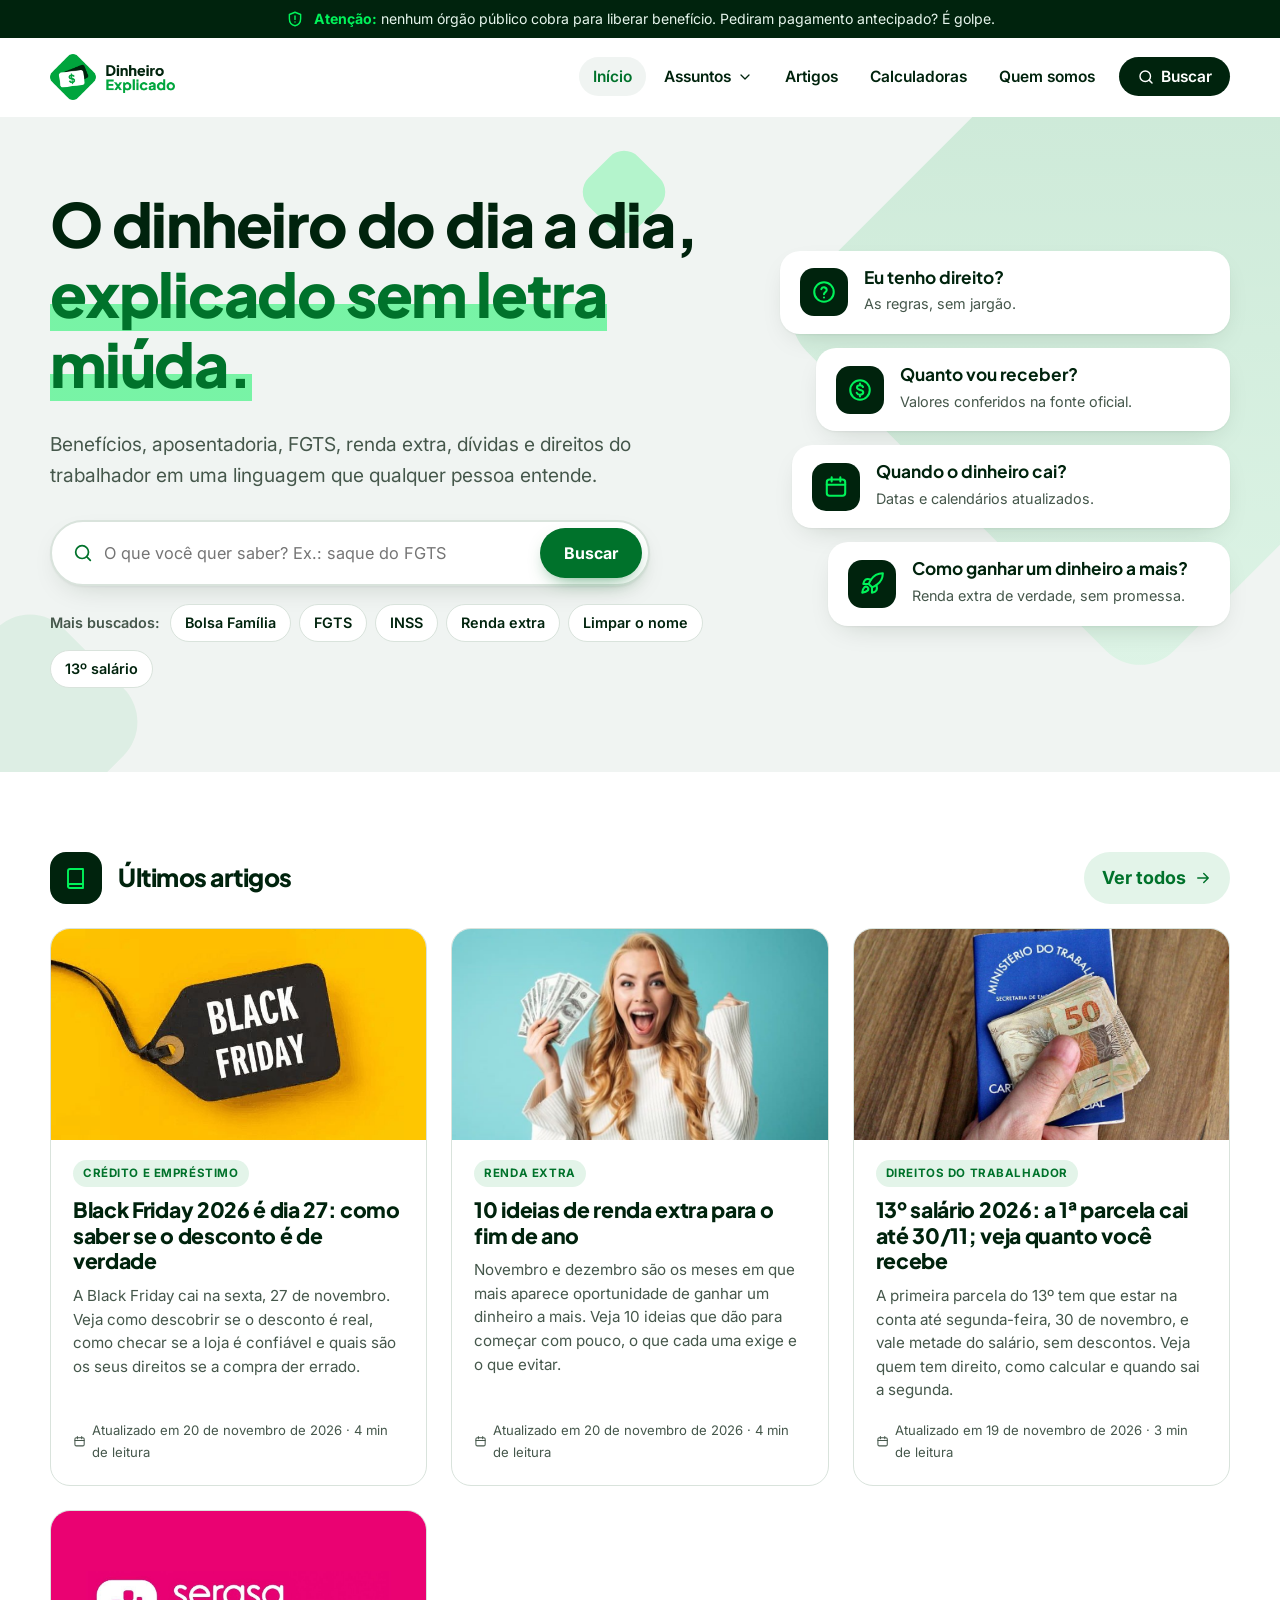
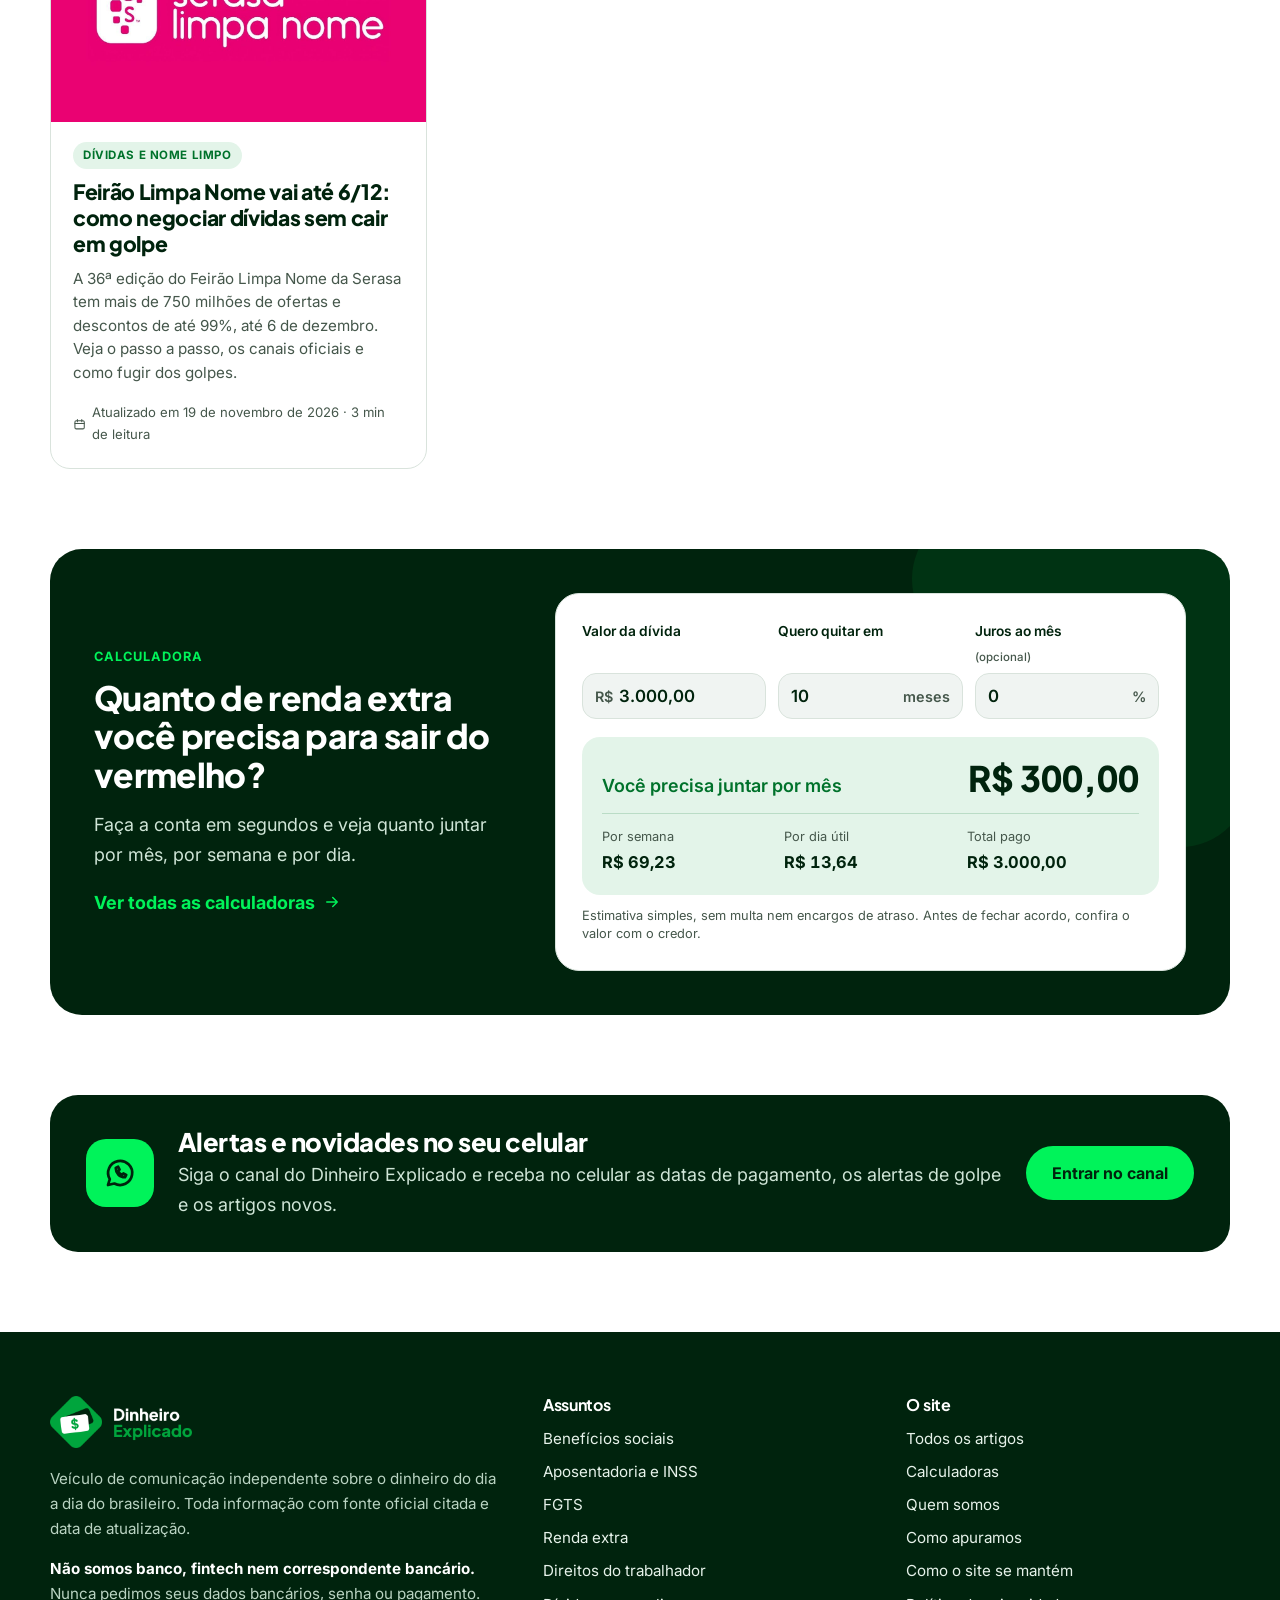
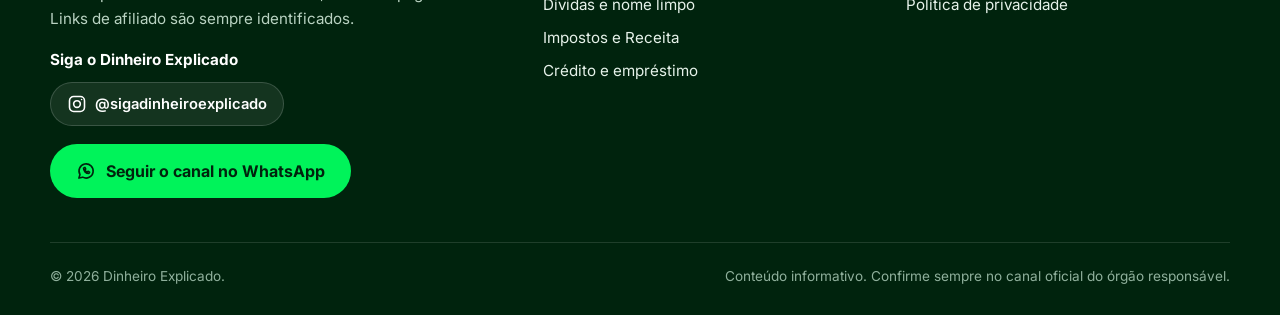
<file: index.html>
<!DOCTYPE html>
<html lang="pt-BR">
<head>
<meta charset="utf-8">
<meta name="viewport" content="width=device-width, initial-scale=1">
<title>Dinheiro Explicado — benefícios, FGTS, INSS, renda extra e dívidas explicados</title>
<meta name="description" content="Benefícios, aposentadoria, FGTS, renda extra, dívidas, impostos e direitos do trabalhador explicados em linguagem simples, com fonte oficial em todo artigo.">
<meta name="theme-color" content="#00230D">
<meta property="og:type" content="website"><meta property="og:site_name" content="Dinheiro Explicado"><meta property="og:locale" content="pt_BR">
<meta property="og:title" content="Dinheiro Explicado — benefícios, FGTS, INSS, renda extra e dívidas explicados"><meta property="og:description" content="Benefícios, aposentadoria, FGTS, renda extra, dívidas, impostos e direitos do trabalhador explicados em linguagem simples, com fonte oficial em todo artigo.">
<meta name="twitter:card" content="summary_large_image">
<link rel="canonical" href="https://dinheiroexplicado.com.br/"><meta property="og:url" content="https://dinheiroexplicado.com.br/"><meta property="og:image" content="https://dinheiroexplicado.com.br/img/og-padrao.jpg"><meta property="og:image:secure_url" content="https://dinheiroexplicado.com.br/img/og-padrao.jpg"><meta property="og:image:type" content="image/jpeg"><meta property="og:image:width" content="1200"><meta property="og:image:height" content="630"><meta property="og:image:alt" content="Dinheiro Explicado — benefícios, FGTS, INSS, renda extra e dívidas explicados"><meta name="twitter:title" content="Dinheiro Explicado — benefícios, FGTS, INSS, renda extra e dívidas explicados"><meta name="twitter:description" content="Benefícios, aposentadoria, FGTS, renda extra, dívidas, impostos e direitos do trabalhador explicados em linguagem simples, com fonte oficial em todo artigo."><meta name="twitter:image" content="https://dinheiroexplicado.com.br/img/og-padrao.jpg">
<link rel="icon" href="favicon.ico?v=6" sizes="any"><link rel="icon" type="image/png" href="img/favicon-48.png?v=6"><link rel="apple-touch-icon" href="img/apple-touch-icon.png?v=6">
<link rel="preconnect" href="https://fonts.googleapis.com"><link rel="preconnect" href="https://fonts.gstatic.com" crossorigin><link href="https://fonts.googleapis.com/css2?family=Inter:wght@400;500;600;700&family=Plus+Jakarta+Sans:wght@700;800&display=swap" rel="stylesheet">
<link rel="stylesheet" href="assets/site.css?v=6">
<script>document.documentElement.classList.add('js')</script>
<script type="application/ld+json">{"@context": "https://schema.org", "@type": "WebSite", "name": "Dinheiro Explicado", "description": "Benefícios, aposentadoria, FGTS, renda extra, dívidas, impostos e direitos do trabalhador explicados em linguagem simples, com fonte oficial em todo artigo.", "inLanguage": "pt-BR", "publisher": {"@type": "Organization", "name": "Dinheiro Explicado", "sameAs": ["https://www.instagram.com/sigadinheiroexplicado/"]}, "url": "https://dinheiroexplicado.com.br/", "potentialAction": {"@type": "SearchAction", "target": "https://dinheiroexplicado.com.br/blog/?q={busca}", "query-input": "required name=busca"}}</script>
</head>
<body class="">
<a class="pular" href="#conteudo">Pular para o conteúdo</a>
<div class="faixa-golpe" role="note"><div class="wrap"><svg width="18" height="18" viewBox="0 0 24 24" fill="none" stroke="currentColor" stroke-width="1.9" stroke-linecap="round" stroke-linejoin="round" aria-hidden="true"><path d="M12 3 4.5 6v5.5c0 4.6 3.2 8.4 7.5 9.5 4.3-1.1 7.5-4.9 7.5-9.5V6z"/><path d="M12 8v4.5M12 16h.01"/></svg><span><strong>Atenção:</strong> nenhum órgão público cobra para liberar benefício. Pediram pagamento antecipado? É golpe.</span></div></div>
<header class="topo"><div class="wrap">
<a class="marca" href="./"><img src="img/logo.png?v=6" alt="Dinheiro Explicado — página inicial" width="872" height="320"></a>
<button class="btn-menu" aria-expanded="false" aria-controls="menu"><span class="hamb"><i></i><i></i><i></i></span> Menu</button>
<nav class="menu" id="menu" aria-label="Principal"><a href="./" aria-current="page">Início</a><div class="drop"><button type="button" class="drop-btn" aria-expanded="false" aria-controls="drop-assuntos">Assuntos <svg width="16" height="16" viewBox="0 0 24 24" fill="none" stroke="currentColor" stroke-width="1.9" stroke-linecap="round" stroke-linejoin="round" aria-hidden="true"><path d="m6 9 6 6 6-6"/></svg></button><div class="drop-painel" id="drop-assuntos"><a href="blog/?assunto=beneficios"><span class="ic"><svg width="20" height="20" viewBox="0 0 24 24" fill="none" stroke="currentColor" stroke-width="1.9" stroke-linecap="round" stroke-linejoin="round" aria-hidden="true"><path d="M3 13h3l3.5-2.5a2 2 0 0 1 2.5.2L13 12h3a2 2 0 0 1 0 4h-4"/><path d="M6 13v6h9l5-4.5a1.8 1.8 0 0 0-2.4-2.6L15 14"/><circle cx="15" cy="5.5" r="2.5"/></svg></span><span><b>Benefícios sociais</b><small>Bolsa Família, BPC, Pé-de-Meia, Auxílio Gás e outros: quem tem direito e quando cai.</small></span></a><a href="blog/?assunto=aposentadoria"><span class="ic"><svg width="20" height="20" viewBox="0 0 24 24" fill="none" stroke="currentColor" stroke-width="1.9" stroke-linecap="round" stroke-linejoin="round" aria-hidden="true"><circle cx="12" cy="12" r="9"/><path d="M12 7v5l3.5 2"/></svg></span><span><b>Aposentadoria e INSS</b><small>Regras, cálculo, revisão e calendário de pagamento do INSS.</small></span></a><a href="blog/?assunto=fgts"><span class="ic"><svg width="20" height="20" viewBox="0 0 24 24" fill="none" stroke="currentColor" stroke-width="1.9" stroke-linecap="round" stroke-linejoin="round" aria-hidden="true"><rect x="3" y="5" width="18" height="14" rx="3"/><circle cx="12" cy="12" r="3.2"/><path d="M12 8.8V7M6 19v2M18 19v2"/></svg></span><span><b>FGTS</b><small>Saldo, saque-aniversário, saque-rescisão e como consultar o que é seu.</small></span></a><a href="blog/?assunto=renda-extra"><span class="ic"><svg width="20" height="20" viewBox="0 0 24 24" fill="none" stroke="currentColor" stroke-width="1.9" stroke-linecap="round" stroke-linejoin="round" aria-hidden="true"><path d="M5 15c-1.5 1.3-2 5-2 5s3.7-.5 5-2c.7-.8.7-2.1-.1-2.9a2.2 2.2 0 0 0-2.9-.1z"/><path d="M12 15l-3-3a22 22 0 0 1 2-3.9A12.9 12.9 0 0 1 22 2c0 2.7-.8 7.5-6 11a22.4 22.4 0 0 1-4 2z"/><path d="M9 12H4s.5-3 2-4c1.6-1.1 5 0 5 0M12 15v5s3-.5 4-2c1.1-1.6 0-5 0-5"/></svg></span><span><b>Renda extra</b><small>Ideias reais para ganhar um dinheiro a mais, quanto custa começar e o que evitar.</small></span></a><a href="blog/?assunto=trabalho"><span class="ic"><svg width="20" height="20" viewBox="0 0 24 24" fill="none" stroke="currentColor" stroke-width="1.9" stroke-linecap="round" stroke-linejoin="round" aria-hidden="true"><rect x="3" y="7" width="18" height="13" rx="2.5"/><path d="M9 7V5.5A1.5 1.5 0 0 1 10.5 4h3A1.5 1.5 0 0 1 15 5.5V7M3 13h18"/></svg></span><span><b>Direitos do trabalhador</b><small>Salário mínimo, 13º, férias, seguro-desemprego, abono PIS/Pasep e rescisão.</small></span></a><a href="blog/?assunto=dividas"><span class="ic"><svg width="20" height="20" viewBox="0 0 24 24" fill="none" stroke="currentColor" stroke-width="1.9" stroke-linecap="round" stroke-linejoin="round" aria-hidden="true"><path d="M6 3h12v18l-3-2-3 2-3-2-3 2z"/><path d="M9 8h6M9 12h6M9 16h3"/></svg></span><span><b>Dívidas e nome limpo</b><small>Negociação, Desenrola, Serasa e seus direitos na hora de cobrar e ser cobrado.</small></span></a><a href="blog/?assunto=impostos"><span class="ic"><svg width="20" height="20" viewBox="0 0 24 24" fill="none" stroke="currentColor" stroke-width="1.9" stroke-linecap="round" stroke-linejoin="round" aria-hidden="true"><path d="M14 3H7a2 2 0 0 0-2 2v14a2 2 0 0 0 2 2h10a2 2 0 0 0 2-2V8z"/><path d="M14 3v5h5M9 13h6M9 17h4"/></svg></span><span><b>Impostos e Receita</b><small>Imposto de Renda, restituição, CPF e MEI sem complicação.</small></span></a><a href="blog/?assunto=credito"><span class="ic"><svg width="20" height="20" viewBox="0 0 24 24" fill="none" stroke="currentColor" stroke-width="1.9" stroke-linecap="round" stroke-linejoin="round" aria-hidden="true"><rect x="2.5" y="5" width="19" height="14" rx="3"/><path d="M2.5 10h19M6.5 15h4"/></svg></span><span><b>Crédito e empréstimo</b><small>Como comparar juros, consignado, cartão e o que olhar antes de assinar.</small></span></a></div></div><a href="blog/">Artigos</a><a href="ferramentas/">Calculadoras</a><a href="quem-somos/">Quem somos</a><a class="cta-menu" href="blog/#busca"><svg width="18" height="18" viewBox="0 0 24 24" fill="none" stroke="currentColor" stroke-width="1.9" stroke-linecap="round" stroke-linejoin="round" aria-hidden="true"><circle cx="11" cy="11" r="7"/><path d="m20 20-3.5-3.5"/></svg><span>Buscar</span></a></nav>
</div></header>
<main id="conteudo">

<section class="hero"><div class="hero-fundo" aria-hidden="true"><i></i><i></i><i></i></div><div class="wrap">
<div class="hero-texto">
<h1>O dinheiro do dia a dia, <em>explicado sem letra miúda.</em></h1>
<p class="lead">Benefícios, aposentadoria, FGTS, renda extra, dívidas e direitos do trabalhador em uma linguagem que qualquer pessoa entende.</p>
<form class="busca-hero" action="blog/" method="get" role="search">
<label class="sr" for="q-hero">O que você quer saber?</label>
<svg width="22" height="22" viewBox="0 0 24 24" fill="none" stroke="currentColor" stroke-width="1.9" stroke-linecap="round" stroke-linejoin="round" aria-hidden="true"><circle cx="11" cy="11" r="7"/><path d="m20 20-3.5-3.5"/></svg><input id="q-hero" name="q" type="search" placeholder="O que você quer saber? Ex.: saque do FGTS" autocomplete="off">
<button class="btn btn-pri" type="submit">Buscar</button></form>
<div class="chips" aria-label="Buscas populares"><span>Mais buscados:</span><a href="blog/?q=Bolsa Família">Bolsa Família</a><a href="blog/?q=FGTS">FGTS</a><a href="blog/?q=INSS">INSS</a><a href="blog/?q=Renda extra">Renda extra</a><a href="blog/?q=Limpar o nome">Limpar o nome</a><a href="blog/?q=13º salário">13º salário</a></div>
</div>
<div class="perguntas" aria-label="As perguntas que respondemos">
<div class="pergunta"><span class="ic"><svg width="26" height="26" viewBox="0 0 24 24" fill="none" stroke="currentColor" stroke-width="1.9" stroke-linecap="round" stroke-linejoin="round" aria-hidden="true"><circle cx="12" cy="12" r="9"/><path d="M9.5 9.3a2.6 2.6 0 0 1 5 .9c0 1.8-2.5 2.3-2.5 3.8M12 17h.01"/></svg></span><div><b>Eu tenho direito?</b><span>As regras, sem jargão.</span></div></div>
<div class="pergunta"><span class="ic"><svg width="26" height="26" viewBox="0 0 24 24" fill="none" stroke="currentColor" stroke-width="1.9" stroke-linecap="round" stroke-linejoin="round" aria-hidden="true"><circle cx="12" cy="12" r="9"/><path d="M14.8 9.2c-.4-.9-1.5-1.5-2.8-1.5-1.6 0-2.8.9-2.8 2.1 0 2.9 5.8 1.5 5.8 4.3 0 1.2-1.3 2.2-3 2.2-1.4 0-2.6-.7-3-1.7M12 6v1.7M12 16.3V18"/></svg></span><div><b>Quanto vou receber?</b><span>Valores conferidos na fonte oficial.</span></div></div>
<div class="pergunta"><span class="ic"><svg width="26" height="26" viewBox="0 0 24 24" fill="none" stroke="currentColor" stroke-width="1.9" stroke-linecap="round" stroke-linejoin="round" aria-hidden="true"><rect x="3.5" y="5" width="17" height="15" rx="2.5"/><path d="M3.5 10h17M8 3v4M16 3v4"/></svg></span><div><b>Quando o dinheiro cai?</b><span>Datas e calendários atualizados.</span></div></div>
<div class="pergunta"><span class="ic"><svg width="26" height="26" viewBox="0 0 24 24" fill="none" stroke="currentColor" stroke-width="1.9" stroke-linecap="round" stroke-linejoin="round" aria-hidden="true"><path d="M5 15c-1.5 1.3-2 5-2 5s3.7-.5 5-2c.7-.8.7-2.1-.1-2.9a2.2 2.2 0 0 0-2.9-.1z"/><path d="M12 15l-3-3a22 22 0 0 1 2-3.9A12.9 12.9 0 0 1 22 2c0 2.7-.8 7.5-6 11a22.4 22.4 0 0 1-4 2z"/><path d="M9 12H4s.5-3 2-4c1.6-1.1 5 0 5 0M12 15v5s3-.5 4-2c1.1-1.6 0-5 0-5"/></svg></span><div><b>Como ganhar um dinheiro a mais?</b><span>Renda extra de verdade, sem promessa.</span></div></div>
</div>
</div></section>

<section class="secao" id="artigos"><div class="wrap">
<div class="bloco-topo"><span class="ic"><svg width="24" height="24" viewBox="0 0 24 24" fill="none" stroke="currentColor" stroke-width="1.9" stroke-linecap="round" stroke-linejoin="round" aria-hidden="true"><path d="M4 5a2 2 0 0 1 2-2h13v15H6a2 2 0 0 0-2 2z"/><path d="M4 20a2 2 0 0 0 2 2h13v-4"/></svg></span><div><h2>Últimos artigos</h2></div>
<a class="ver-mais" href="blog/">Ver todos <svg width="18" height="18" viewBox="0 0 24 24" fill="none" stroke="currentColor" stroke-width="1.9" stroke-linecap="round" stroke-linejoin="round" aria-hidden="true"><path d="M5 12h14M13 6l6 6-6 6"/></svg></a></div>
<div class="grade-posts"><article class="card revela" data-assunto="credito" data-busca="black friday 2026 é dia 27: como saber se o desconto é de verdade a black friday cai na sexta, 27 de novembro. veja como descobrir se o desconto é real, como checar se a loja é confiável e quais são os seus direitos se a compra der errado. crédito e empréstimo">
<div class="capa"><img src="img/capa-black-friday-2026.jpg" alt="Etiqueta preta escrita Black Friday sobre fundo amarelo" loading="lazy"></div><div class="corpo"><div class="card-tags"><span class="etiqueta">Crédito e empréstimo</span></div>
<h3><a href="blog/black-friday-2026-desconto-de-verdade/">Black Friday 2026 é dia 27: como saber se o desconto é de verdade</a></h3><p>A Black Friday cai na sexta, 27 de novembro. Veja como descobrir se o desconto é real, como checar se a loja é confiável e quais são os seus direitos se a compra der errado.</p>
<span class="meta"><svg width="15" height="15" viewBox="0 0 24 24" fill="none" stroke="currentColor" stroke-width="1.9" stroke-linecap="round" stroke-linejoin="round" aria-hidden="true"><rect x="3.5" y="5" width="17" height="15" rx="2.5"/><path d="M3.5 10h17M8 3v4M16 3v4"/></svg> Atualizado em 20 de novembro de 2026 · 4 min de leitura</span></div></article><article class="card revela" data-assunto="renda-extra" data-busca="10 ideias de renda extra para o fim de ano novembro e dezembro são os meses em que mais aparece oportunidade de ganhar um dinheiro a mais. veja 10 ideias que dão para começar com pouco, o que cada uma exige e o que evitar. renda extra">
<div class="capa"><img src="img/capa-renda-extra-fim-de-ano.jpg" alt="Mulher sorrindo e comemorando com notas de dinheiro na mão" loading="lazy"></div><div class="corpo"><div class="card-tags"><span class="etiqueta">Renda extra</span></div>
<h3><a href="blog/ideias-renda-extra-fim-de-ano/">10 ideias de renda extra para o fim de ano</a></h3><p>Novembro e dezembro são os meses em que mais aparece oportunidade de ganhar um dinheiro a mais. Veja 10 ideias que dão para começar com pouco, o que cada uma exige e o que evitar.</p>
<span class="meta"><svg width="15" height="15" viewBox="0 0 24 24" fill="none" stroke="currentColor" stroke-width="1.9" stroke-linecap="round" stroke-linejoin="round" aria-hidden="true"><rect x="3.5" y="5" width="17" height="15" rx="2.5"/><path d="M3.5 10h17M8 3v4M16 3v4"/></svg> Atualizado em 20 de novembro de 2026 · 4 min de leitura</span></div></article><article class="card revela" data-assunto="trabalho" data-busca="13º salário 2026: a 1ª parcela cai até 30/11; veja quanto você recebe a primeira parcela do 13º tem que estar na conta até segunda-feira, 30 de novembro, e vale metade do salário, sem descontos. veja quem tem direito, como calcular e quando sai a segunda. direitos do trabalhador">
<div class="capa"><img src="img/capa-13-salario-2026.jpg" alt="Mão segurando notas de 50 reais sobre uma carteira de trabalho azul" loading="lazy"></div><div class="corpo"><div class="card-tags"><span class="etiqueta">Direitos do trabalhador</span></div>
<h3><a href="blog/13-salario-2026-primeira-parcela/">13º salário 2026: a 1ª parcela cai até 30/11; veja quanto você recebe</a></h3><p>A primeira parcela do 13º tem que estar na conta até segunda-feira, 30 de novembro, e vale metade do salário, sem descontos. Veja quem tem direito, como calcular e quando sai a segunda.</p>
<span class="meta"><svg width="15" height="15" viewBox="0 0 24 24" fill="none" stroke="currentColor" stroke-width="1.9" stroke-linecap="round" stroke-linejoin="round" aria-hidden="true"><rect x="3.5" y="5" width="17" height="15" rx="2.5"/><path d="M3.5 10h17M8 3v4M16 3v4"/></svg> Atualizado em 19 de novembro de 2026 · 3 min de leitura</span></div></article><article class="card revela" data-assunto="dividas" data-busca="feirão limpa nome vai até 6/12: como negociar dívidas sem cair em golpe a 36ª edição do feirão limpa nome da serasa tem mais de 750 milhões de ofertas e descontos de até 99%, até 6 de dezembro. veja o passo a passo, os canais oficiais e como fugir dos golpes. dívidas e nome limpo">
<div class="capa"><img src="img/capa-feirao-limpa-nome.jpg" alt="Logotipo do Serasa Limpa Nome em fundo rosa" loading="lazy"></div><div class="corpo"><div class="card-tags"><span class="etiqueta">Dívidas e nome limpo</span></div>
<h3><a href="blog/feirao-limpa-nome-serasa-como-negociar/">Feirão Limpa Nome vai até 6/12: como negociar dívidas sem cair em golpe</a></h3><p>A 36ª edição do Feirão Limpa Nome da Serasa tem mais de 750 milhões de ofertas e descontos de até 99%, até 6 de dezembro. Veja o passo a passo, os canais oficiais e como fugir dos golpes.</p>
<span class="meta"><svg width="15" height="15" viewBox="0 0 24 24" fill="none" stroke="currentColor" stroke-width="1.9" stroke-linecap="round" stroke-linejoin="round" aria-hidden="true"><rect x="3.5" y="5" width="17" height="15" rx="2.5"/><path d="M3.5 10h17M8 3v4M16 3v4"/></svg> Atualizado em 19 de novembro de 2026 · 3 min de leitura</span></div></article></div>
</div></section>
<section class="secao" style="padding-top:0"><div class="wrap"><div class="faixa-calc revela" style="margin:0"><div class="faixa-calc-texto"><span class="sobre">Calculadora</span>
<h2>Quanto de renda extra você precisa para sair do vermelho?</h2>
<p>Faça a conta em segundos e veja quanto juntar por mês, por semana e por dia.</p>
<a class="link-seta" href="ferramentas/">Ver todas as calculadoras <svg width="18" height="18" viewBox="0 0 24 24" fill="none" stroke="currentColor" stroke-width="1.9" stroke-linecap="round" stroke-linejoin="round" aria-hidden="true"><path d="M5 12h14M13 6l6 6-6 6"/></svg></a></div>
<form class="calc revela" id="calc-renda-home" data-calc="renda" novalidate>
<div class="calc-topo"><span class="ic"><svg width="26" height="26" viewBox="0 0 24 24" fill="none" stroke="currentColor" stroke-width="1.9" stroke-linecap="round" stroke-linejoin="round" aria-hidden="true"><path d="M5 15c-1.5 1.3-2 5-2 5s3.7-.5 5-2c.7-.8.7-2.1-.1-2.9a2.2 2.2 0 0 0-2.9-.1z"/><path d="M12 15l-3-3a22 22 0 0 1 2-3.9A12.9 12.9 0 0 1 22 2c0 2.7-.8 7.5-6 11a22.4 22.4 0 0 1-4 2z"/><path d="M9 12H4s.5-3 2-4c1.6-1.1 5 0 5 0M12 15v5s3-.5 4-2c1.1-1.6 0-5 0-5"/></svg></span><div><h3>Quanto de renda extra eu preciso para quitar a dívida?</h3>
<p>Coloque o valor da dívida e em quanto tempo quer pagar. A conta é feita aqui no seu celular: nada é enviado.</p></div></div>
<div class="calc-campos">
<label>Valor da dívida<span class="campo"><i>R$</i><input name="divida" inputmode="decimal" placeholder="3.000,00" value="3.000,00"></span></label>
<label>Quero quitar em<span class="campo"><input name="meses" type="number" min="1" max="120" value="10"><i>meses</i></span></label>
<label>Juros ao mês <small>(opcional)</small><span class="campo"><input name="juros" inputmode="decimal" placeholder="0" value="0"><i>%</i></span></label>
</div>
<output class="calc-resultado" aria-live="polite">
<div class="res-principal"><span>Você precisa juntar por mês</span><b data-r="mes">R$ 300,00</b></div>
<div class="res-linha"><div><span>Por semana</span><b data-r="semana">—</b></div><div><span>Por dia útil</span><b data-r="dia">—</b></div><div><span>Total pago</span><b data-r="total">—</b></div></div>
</output>
<p class="calc-nota">Estimativa simples, sem multa nem encargos de atraso. Antes de fechar acordo, confira o valor com o credor. </p>
</form></div></div></section>

<section class="secao" style="padding-top:0"><div class="wrap"><div class="cta-grupo revela"><span class="ic"><svg width="34" height="34" viewBox="0 0 24 24" fill="none" stroke="currentColor" stroke-width="1.9" stroke-linecap="round" stroke-linejoin="round" aria-hidden="true"><path d="M3.5 20.5l1.3-4.2A8.5 8.5 0 1 1 8 19.4z"/><path d="M9 8.5c0 3.5 2.6 6.5 6.5 6.5l.9-1.7-2-1-1 1c-1-.4-2.2-1.6-2.7-2.7l1-1-1-2z"/></svg></span><div><h2>Alertas e novidades no seu celular</h2><p>Siga o canal do Dinheiro Explicado e receba no celular as datas de pagamento, os alertas de golpe e os artigos novos.</p></div>
<a class="btn btn-neon" href="https://whatsapp.com/channel/0029Vb900N5J93wZPBV8jD1p" target="_blank" rel="noopener">Entrar no canal</a></div></div></section>

</main>
<footer class="rodape"><div class="wrap">
<div class="grade">
<div><img src="img/logo-branco.png?v=6" alt="Dinheiro Explicado" width="872" height="320">
<p>Veículo de comunicação independente sobre o dinheiro do dia a dia do brasileiro. Toda informação com fonte oficial citada e data de atualização.</p>
<p><strong style="color:#fff">Não somos banco, fintech nem correspondente bancário.</strong> Nunca pedimos seus dados bancários, senha ou pagamento. Links de afiliado são sempre identificados.</p>
<div class="redes"><span>Siga o Dinheiro Explicado</span><a href="https://www.instagram.com/sigadinheiroexplicado/" target="_blank" rel="noopener me" aria-label="Instagram @sigadinheiroexplicado"><svg width="20" height="20" viewBox="0 0 24 24" fill="none" stroke="currentColor" stroke-width="1.9" stroke-linecap="round" stroke-linejoin="round" aria-hidden="true"><rect x="3" y="3" width="18" height="18" rx="5"/><circle cx="12" cy="12" r="4"/><path d="M17.5 6.5h.01"/></svg><b>@sigadinheiroexplicado</b></a></div>
<a class="btn btn-neon" href="https://whatsapp.com/channel/0029Vb900N5J93wZPBV8jD1p" target="_blank" rel="noopener"><svg width="20" height="20" viewBox="0 0 24 24" fill="none" stroke="currentColor" stroke-width="1.9" stroke-linecap="round" stroke-linejoin="round" aria-hidden="true"><path d="M3.5 20.5l1.3-4.2A8.5 8.5 0 1 1 8 19.4z"/><path d="M9 8.5c0 3.5 2.6 6.5 6.5 6.5l.9-1.7-2-1-1 1c-1-.4-2.2-1.6-2.7-2.7l1-1-1-2z"/></svg> Seguir o canal no WhatsApp</a></div>
<div><h4>Assuntos</h4><ul><li><a href="blog/?assunto=beneficios">Benefícios sociais</a></li><li><a href="blog/?assunto=aposentadoria">Aposentadoria e INSS</a></li><li><a href="blog/?assunto=fgts">FGTS</a></li><li><a href="blog/?assunto=renda-extra">Renda extra</a></li><li><a href="blog/?assunto=trabalho">Direitos do trabalhador</a></li><li><a href="blog/?assunto=dividas">Dívidas e nome limpo</a></li><li><a href="blog/?assunto=impostos">Impostos e Receita</a></li><li><a href="blog/?assunto=credito">Crédito e empréstimo</a></li></ul></div>
<div><h4>O site</h4><ul>
<li><a href="blog/">Todos os artigos</a></li>
<li><a href="ferramentas/">Calculadoras</a></li>

<li><a href="quem-somos/">Quem somos</a></li>
<li><a href="quem-somos/#como-apuramos">Como apuramos</a></li>
<li><a href="quem-somos/#como-o-site-se-mantem">Como o site se mantém</a></li>
<li><a href="politica-de-privacidade/">Política de privacidade</a></li>
</ul></div>
</div>
<div class="legal"><span>© 2026 Dinheiro Explicado.</span><span>Conteúdo informativo. Confirme sempre no canal oficial do órgão responsável.</span></div>
</div></footer>
<button class="ir-topo" type="button" aria-label="Voltar ao topo"><svg width="22" height="22" viewBox="0 0 24 24" fill="none" stroke="currentColor" stroke-width="1.9" stroke-linecap="round" stroke-linejoin="round" aria-hidden="true"><path d="m6 15 6-6 6 6"/></svg></button>
<script src="assets/site.js?v=6" defer></script>
</body>
</html>
</file>
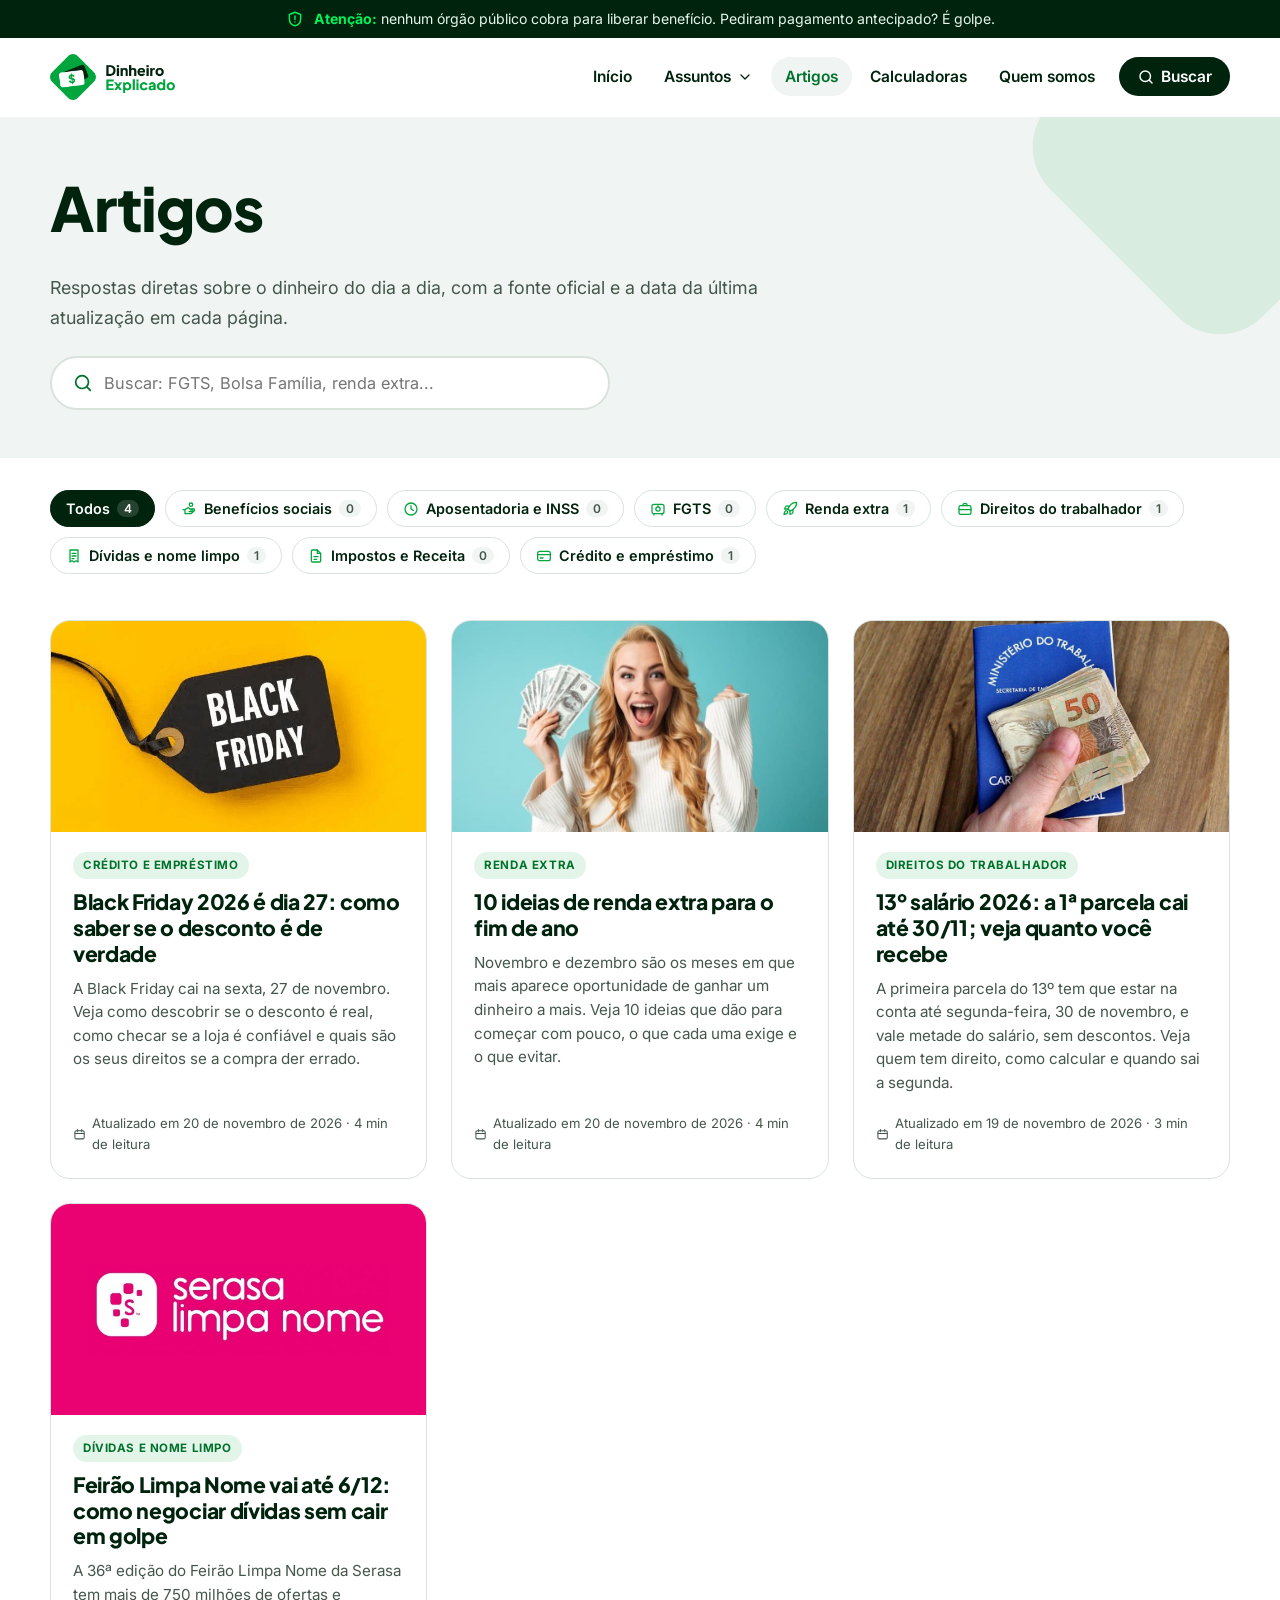
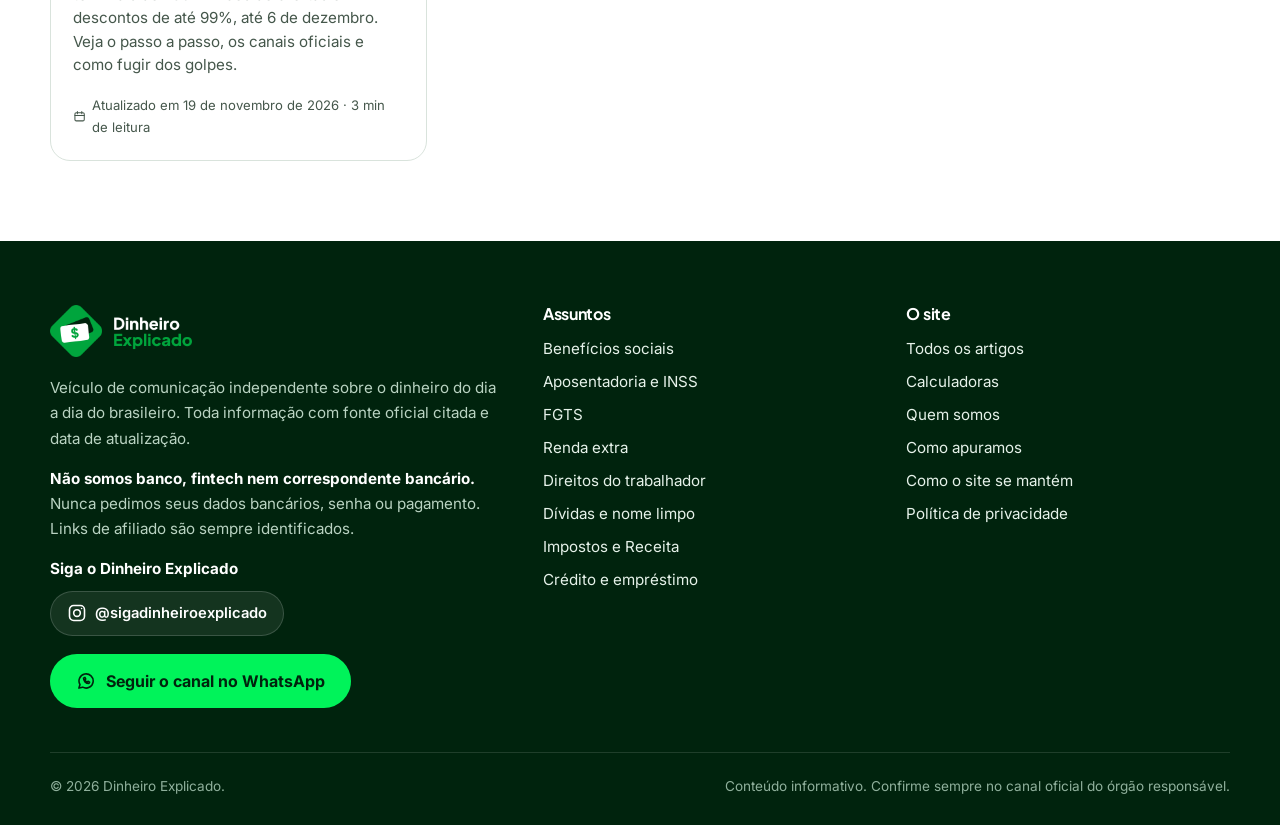
<file: blog/index.html>
<!DOCTYPE html>
<html lang="pt-BR">
<head>
<meta charset="utf-8">
<meta name="viewport" content="width=device-width, initial-scale=1">
<title>Artigos | Dinheiro Explicado</title>
<meta name="description" content="Todos os artigos do Dinheiro Explicado: benefícios, aposentadoria, FGTS, renda extra, crédito, dívidas, impostos e direitos do trabalhador.">
<meta name="theme-color" content="#00230D">
<meta property="og:type" content="website"><meta property="og:site_name" content="Dinheiro Explicado"><meta property="og:locale" content="pt_BR">
<meta property="og:title" content="Artigos"><meta property="og:description" content="Todos os artigos do Dinheiro Explicado: benefícios, aposentadoria, FGTS, renda extra, crédito, dívidas, impostos e direitos do trabalhador.">
<meta name="twitter:card" content="summary_large_image">
<link rel="canonical" href="https://dinheiroexplicado.com.br/blog/"><meta property="og:url" content="https://dinheiroexplicado.com.br/blog/"><meta property="og:image" content="https://dinheiroexplicado.com.br/img/og-padrao.jpg"><meta property="og:image:secure_url" content="https://dinheiroexplicado.com.br/img/og-padrao.jpg"><meta property="og:image:type" content="image/jpeg"><meta property="og:image:width" content="1200"><meta property="og:image:height" content="630"><meta property="og:image:alt" content="Artigos"><meta name="twitter:title" content="Artigos"><meta name="twitter:description" content="Todos os artigos do Dinheiro Explicado: benefícios, aposentadoria, FGTS, renda extra, crédito, dívidas, impostos e direitos do trabalhador."><meta name="twitter:image" content="https://dinheiroexplicado.com.br/img/og-padrao.jpg">
<link rel="icon" href="../favicon.ico?v=6" sizes="any"><link rel="icon" type="image/png" href="../img/favicon-48.png?v=6"><link rel="apple-touch-icon" href="../img/apple-touch-icon.png?v=6">
<link rel="preconnect" href="https://fonts.googleapis.com"><link rel="preconnect" href="https://fonts.gstatic.com" crossorigin><link href="https://fonts.googleapis.com/css2?family=Inter:wght@400;500;600;700&family=Plus+Jakarta+Sans:wght@700;800&display=swap" rel="stylesheet">
<link rel="stylesheet" href="../assets/site.css?v=6">
<script>document.documentElement.classList.add('js')</script>

</head>
<body class="pg-blog">
<a class="pular" href="#conteudo">Pular para o conteúdo</a>
<div class="faixa-golpe" role="note"><div class="wrap"><svg width="18" height="18" viewBox="0 0 24 24" fill="none" stroke="currentColor" stroke-width="1.9" stroke-linecap="round" stroke-linejoin="round" aria-hidden="true"><path d="M12 3 4.5 6v5.5c0 4.6 3.2 8.4 7.5 9.5 4.3-1.1 7.5-4.9 7.5-9.5V6z"/><path d="M12 8v4.5M12 16h.01"/></svg><span><strong>Atenção:</strong> nenhum órgão público cobra para liberar benefício. Pediram pagamento antecipado? É golpe.</span></div></div>
<header class="topo"><div class="wrap">
<a class="marca" href="../"><img src="../img/logo.png?v=6" alt="Dinheiro Explicado — página inicial" width="872" height="320"></a>
<button class="btn-menu" aria-expanded="false" aria-controls="menu"><span class="hamb"><i></i><i></i><i></i></span> Menu</button>
<nav class="menu" id="menu" aria-label="Principal"><a href="../">Início</a><div class="drop"><button type="button" class="drop-btn" aria-expanded="false" aria-controls="drop-assuntos">Assuntos <svg width="16" height="16" viewBox="0 0 24 24" fill="none" stroke="currentColor" stroke-width="1.9" stroke-linecap="round" stroke-linejoin="round" aria-hidden="true"><path d="m6 9 6 6 6-6"/></svg></button><div class="drop-painel" id="drop-assuntos"><a href="../blog/?assunto=beneficios"><span class="ic"><svg width="20" height="20" viewBox="0 0 24 24" fill="none" stroke="currentColor" stroke-width="1.9" stroke-linecap="round" stroke-linejoin="round" aria-hidden="true"><path d="M3 13h3l3.5-2.5a2 2 0 0 1 2.5.2L13 12h3a2 2 0 0 1 0 4h-4"/><path d="M6 13v6h9l5-4.5a1.8 1.8 0 0 0-2.4-2.6L15 14"/><circle cx="15" cy="5.5" r="2.5"/></svg></span><span><b>Benefícios sociais</b><small>Bolsa Família, BPC, Pé-de-Meia, Auxílio Gás e outros: quem tem direito e quando cai.</small></span></a><a href="../blog/?assunto=aposentadoria"><span class="ic"><svg width="20" height="20" viewBox="0 0 24 24" fill="none" stroke="currentColor" stroke-width="1.9" stroke-linecap="round" stroke-linejoin="round" aria-hidden="true"><circle cx="12" cy="12" r="9"/><path d="M12 7v5l3.5 2"/></svg></span><span><b>Aposentadoria e INSS</b><small>Regras, cálculo, revisão e calendário de pagamento do INSS.</small></span></a><a href="../blog/?assunto=fgts"><span class="ic"><svg width="20" height="20" viewBox="0 0 24 24" fill="none" stroke="currentColor" stroke-width="1.9" stroke-linecap="round" stroke-linejoin="round" aria-hidden="true"><rect x="3" y="5" width="18" height="14" rx="3"/><circle cx="12" cy="12" r="3.2"/><path d="M12 8.8V7M6 19v2M18 19v2"/></svg></span><span><b>FGTS</b><small>Saldo, saque-aniversário, saque-rescisão e como consultar o que é seu.</small></span></a><a href="../blog/?assunto=renda-extra"><span class="ic"><svg width="20" height="20" viewBox="0 0 24 24" fill="none" stroke="currentColor" stroke-width="1.9" stroke-linecap="round" stroke-linejoin="round" aria-hidden="true"><path d="M5 15c-1.5 1.3-2 5-2 5s3.7-.5 5-2c.7-.8.7-2.1-.1-2.9a2.2 2.2 0 0 0-2.9-.1z"/><path d="M12 15l-3-3a22 22 0 0 1 2-3.9A12.9 12.9 0 0 1 22 2c0 2.7-.8 7.5-6 11a22.4 22.4 0 0 1-4 2z"/><path d="M9 12H4s.5-3 2-4c1.6-1.1 5 0 5 0M12 15v5s3-.5 4-2c1.1-1.6 0-5 0-5"/></svg></span><span><b>Renda extra</b><small>Ideias reais para ganhar um dinheiro a mais, quanto custa começar e o que evitar.</small></span></a><a href="../blog/?assunto=trabalho"><span class="ic"><svg width="20" height="20" viewBox="0 0 24 24" fill="none" stroke="currentColor" stroke-width="1.9" stroke-linecap="round" stroke-linejoin="round" aria-hidden="true"><rect x="3" y="7" width="18" height="13" rx="2.5"/><path d="M9 7V5.5A1.5 1.5 0 0 1 10.5 4h3A1.5 1.5 0 0 1 15 5.5V7M3 13h18"/></svg></span><span><b>Direitos do trabalhador</b><small>Salário mínimo, 13º, férias, seguro-desemprego, abono PIS/Pasep e rescisão.</small></span></a><a href="../blog/?assunto=dividas"><span class="ic"><svg width="20" height="20" viewBox="0 0 24 24" fill="none" stroke="currentColor" stroke-width="1.9" stroke-linecap="round" stroke-linejoin="round" aria-hidden="true"><path d="M6 3h12v18l-3-2-3 2-3-2-3 2z"/><path d="M9 8h6M9 12h6M9 16h3"/></svg></span><span><b>Dívidas e nome limpo</b><small>Negociação, Desenrola, Serasa e seus direitos na hora de cobrar e ser cobrado.</small></span></a><a href="../blog/?assunto=impostos"><span class="ic"><svg width="20" height="20" viewBox="0 0 24 24" fill="none" stroke="currentColor" stroke-width="1.9" stroke-linecap="round" stroke-linejoin="round" aria-hidden="true"><path d="M14 3H7a2 2 0 0 0-2 2v14a2 2 0 0 0 2 2h10a2 2 0 0 0 2-2V8z"/><path d="M14 3v5h5M9 13h6M9 17h4"/></svg></span><span><b>Impostos e Receita</b><small>Imposto de Renda, restituição, CPF e MEI sem complicação.</small></span></a><a href="../blog/?assunto=credito"><span class="ic"><svg width="20" height="20" viewBox="0 0 24 24" fill="none" stroke="currentColor" stroke-width="1.9" stroke-linecap="round" stroke-linejoin="round" aria-hidden="true"><rect x="2.5" y="5" width="19" height="14" rx="3"/><path d="M2.5 10h19M6.5 15h4"/></svg></span><span><b>Crédito e empréstimo</b><small>Como comparar juros, consignado, cartão e o que olhar antes de assinar.</small></span></a></div></div><a href="../blog/" aria-current="page">Artigos</a><a href="../ferramentas/">Calculadoras</a><a href="../quem-somos/">Quem somos</a><a class="cta-menu" href="../blog/#busca"><svg width="18" height="18" viewBox="0 0 24 24" fill="none" stroke="currentColor" stroke-width="1.9" stroke-linecap="round" stroke-linejoin="round" aria-hidden="true"><circle cx="11" cy="11" r="7"/><path d="m20 20-3.5-3.5"/></svg><span>Buscar</span></a></nav>
</div></header>
<main id="conteudo">

<section class="pagina-topo"><div class="wrap">
<h1>Artigos</h1><p>Respostas diretas sobre o dinheiro do dia a dia, com a fonte oficial e a data da última atualização em cada página.</p>
<div class="busca"><label class="sr" for="busca">Buscar artigo</label><svg width="22" height="22" viewBox="0 0 24 24" fill="none" stroke="currentColor" stroke-width="1.9" stroke-linecap="round" stroke-linejoin="round" aria-hidden="true"><circle cx="11" cy="11" r="7"/><path d="m20 20-3.5-3.5"/></svg><input id="busca" type="search" placeholder="Buscar: FGTS, Bolsa Família, renda extra..." autocomplete="off"></div>
</div></section>
<section class="secao" style="padding-top:32px"><div class="wrap">
<div class="filtros" role="group" aria-label="Filtrar por assunto"><button type="button" data-f="" aria-pressed="true">Todos <small>4</small></button><button type="button" data-f="beneficios" aria-pressed="false"><svg width="16" height="16" viewBox="0 0 24 24" fill="none" stroke="currentColor" stroke-width="1.9" stroke-linecap="round" stroke-linejoin="round" aria-hidden="true"><path d="M3 13h3l3.5-2.5a2 2 0 0 1 2.5.2L13 12h3a2 2 0 0 1 0 4h-4"/><path d="M6 13v6h9l5-4.5a1.8 1.8 0 0 0-2.4-2.6L15 14"/><circle cx="15" cy="5.5" r="2.5"/></svg> Benefícios sociais <small>0</small></button><button type="button" data-f="aposentadoria" aria-pressed="false"><svg width="16" height="16" viewBox="0 0 24 24" fill="none" stroke="currentColor" stroke-width="1.9" stroke-linecap="round" stroke-linejoin="round" aria-hidden="true"><circle cx="12" cy="12" r="9"/><path d="M12 7v5l3.5 2"/></svg> Aposentadoria e INSS <small>0</small></button><button type="button" data-f="fgts" aria-pressed="false"><svg width="16" height="16" viewBox="0 0 24 24" fill="none" stroke="currentColor" stroke-width="1.9" stroke-linecap="round" stroke-linejoin="round" aria-hidden="true"><rect x="3" y="5" width="18" height="14" rx="3"/><circle cx="12" cy="12" r="3.2"/><path d="M12 8.8V7M6 19v2M18 19v2"/></svg> FGTS <small>0</small></button><button type="button" data-f="renda-extra" aria-pressed="false"><svg width="16" height="16" viewBox="0 0 24 24" fill="none" stroke="currentColor" stroke-width="1.9" stroke-linecap="round" stroke-linejoin="round" aria-hidden="true"><path d="M5 15c-1.5 1.3-2 5-2 5s3.7-.5 5-2c.7-.8.7-2.1-.1-2.9a2.2 2.2 0 0 0-2.9-.1z"/><path d="M12 15l-3-3a22 22 0 0 1 2-3.9A12.9 12.9 0 0 1 22 2c0 2.7-.8 7.5-6 11a22.4 22.4 0 0 1-4 2z"/><path d="M9 12H4s.5-3 2-4c1.6-1.1 5 0 5 0M12 15v5s3-.5 4-2c1.1-1.6 0-5 0-5"/></svg> Renda extra <small>1</small></button><button type="button" data-f="trabalho" aria-pressed="false"><svg width="16" height="16" viewBox="0 0 24 24" fill="none" stroke="currentColor" stroke-width="1.9" stroke-linecap="round" stroke-linejoin="round" aria-hidden="true"><rect x="3" y="7" width="18" height="13" rx="2.5"/><path d="M9 7V5.5A1.5 1.5 0 0 1 10.5 4h3A1.5 1.5 0 0 1 15 5.5V7M3 13h18"/></svg> Direitos do trabalhador <small>1</small></button><button type="button" data-f="dividas" aria-pressed="false"><svg width="16" height="16" viewBox="0 0 24 24" fill="none" stroke="currentColor" stroke-width="1.9" stroke-linecap="round" stroke-linejoin="round" aria-hidden="true"><path d="M6 3h12v18l-3-2-3 2-3-2-3 2z"/><path d="M9 8h6M9 12h6M9 16h3"/></svg> Dívidas e nome limpo <small>1</small></button><button type="button" data-f="impostos" aria-pressed="false"><svg width="16" height="16" viewBox="0 0 24 24" fill="none" stroke="currentColor" stroke-width="1.9" stroke-linecap="round" stroke-linejoin="round" aria-hidden="true"><path d="M14 3H7a2 2 0 0 0-2 2v14a2 2 0 0 0 2 2h10a2 2 0 0 0 2-2V8z"/><path d="M14 3v5h5M9 13h6M9 17h4"/></svg> Impostos e Receita <small>0</small></button><button type="button" data-f="credito" aria-pressed="false"><svg width="16" height="16" viewBox="0 0 24 24" fill="none" stroke="currentColor" stroke-width="1.9" stroke-linecap="round" stroke-linejoin="round" aria-hidden="true"><rect x="2.5" y="5" width="19" height="14" rx="3"/><path d="M2.5 10h19M6.5 15h4"/></svg> Crédito e empréstimo <small>1</small></button></div>
<p class="contagem" aria-live="polite"></p>
<div class="grade-posts" id="lista"><article class="card revela" data-assunto="credito" data-busca="black friday 2026 é dia 27: como saber se o desconto é de verdade a black friday cai na sexta, 27 de novembro. veja como descobrir se o desconto é real, como checar se a loja é confiável e quais são os seus direitos se a compra der errado. crédito e empréstimo">
<div class="capa"><img src="../img/capa-black-friday-2026.jpg" alt="Etiqueta preta escrita Black Friday sobre fundo amarelo" loading="lazy"></div><div class="corpo"><div class="card-tags"><span class="etiqueta">Crédito e empréstimo</span></div>
<h3><a href="../blog/black-friday-2026-desconto-de-verdade/">Black Friday 2026 é dia 27: como saber se o desconto é de verdade</a></h3><p>A Black Friday cai na sexta, 27 de novembro. Veja como descobrir se o desconto é real, como checar se a loja é confiável e quais são os seus direitos se a compra der errado.</p>
<span class="meta"><svg width="15" height="15" viewBox="0 0 24 24" fill="none" stroke="currentColor" stroke-width="1.9" stroke-linecap="round" stroke-linejoin="round" aria-hidden="true"><rect x="3.5" y="5" width="17" height="15" rx="2.5"/><path d="M3.5 10h17M8 3v4M16 3v4"/></svg> Atualizado em 20 de novembro de 2026 · 4 min de leitura</span></div></article><article class="card revela" data-assunto="renda-extra" data-busca="10 ideias de renda extra para o fim de ano novembro e dezembro são os meses em que mais aparece oportunidade de ganhar um dinheiro a mais. veja 10 ideias que dão para começar com pouco, o que cada uma exige e o que evitar. renda extra">
<div class="capa"><img src="../img/capa-renda-extra-fim-de-ano.jpg" alt="Mulher sorrindo e comemorando com notas de dinheiro na mão" loading="lazy"></div><div class="corpo"><div class="card-tags"><span class="etiqueta">Renda extra</span></div>
<h3><a href="../blog/ideias-renda-extra-fim-de-ano/">10 ideias de renda extra para o fim de ano</a></h3><p>Novembro e dezembro são os meses em que mais aparece oportunidade de ganhar um dinheiro a mais. Veja 10 ideias que dão para começar com pouco, o que cada uma exige e o que evitar.</p>
<span class="meta"><svg width="15" height="15" viewBox="0 0 24 24" fill="none" stroke="currentColor" stroke-width="1.9" stroke-linecap="round" stroke-linejoin="round" aria-hidden="true"><rect x="3.5" y="5" width="17" height="15" rx="2.5"/><path d="M3.5 10h17M8 3v4M16 3v4"/></svg> Atualizado em 20 de novembro de 2026 · 4 min de leitura</span></div></article><article class="card revela" data-assunto="trabalho" data-busca="13º salário 2026: a 1ª parcela cai até 30/11; veja quanto você recebe a primeira parcela do 13º tem que estar na conta até segunda-feira, 30 de novembro, e vale metade do salário, sem descontos. veja quem tem direito, como calcular e quando sai a segunda. direitos do trabalhador">
<div class="capa"><img src="../img/capa-13-salario-2026.jpg" alt="Mão segurando notas de 50 reais sobre uma carteira de trabalho azul" loading="lazy"></div><div class="corpo"><div class="card-tags"><span class="etiqueta">Direitos do trabalhador</span></div>
<h3><a href="../blog/13-salario-2026-primeira-parcela/">13º salário 2026: a 1ª parcela cai até 30/11; veja quanto você recebe</a></h3><p>A primeira parcela do 13º tem que estar na conta até segunda-feira, 30 de novembro, e vale metade do salário, sem descontos. Veja quem tem direito, como calcular e quando sai a segunda.</p>
<span class="meta"><svg width="15" height="15" viewBox="0 0 24 24" fill="none" stroke="currentColor" stroke-width="1.9" stroke-linecap="round" stroke-linejoin="round" aria-hidden="true"><rect x="3.5" y="5" width="17" height="15" rx="2.5"/><path d="M3.5 10h17M8 3v4M16 3v4"/></svg> Atualizado em 19 de novembro de 2026 · 3 min de leitura</span></div></article><article class="card revela" data-assunto="dividas" data-busca="feirão limpa nome vai até 6/12: como negociar dívidas sem cair em golpe a 36ª edição do feirão limpa nome da serasa tem mais de 750 milhões de ofertas e descontos de até 99%, até 6 de dezembro. veja o passo a passo, os canais oficiais e como fugir dos golpes. dívidas e nome limpo">
<div class="capa"><img src="../img/capa-feirao-limpa-nome.jpg" alt="Logotipo do Serasa Limpa Nome em fundo rosa" loading="lazy"></div><div class="corpo"><div class="card-tags"><span class="etiqueta">Dívidas e nome limpo</span></div>
<h3><a href="../blog/feirao-limpa-nome-serasa-como-negociar/">Feirão Limpa Nome vai até 6/12: como negociar dívidas sem cair em golpe</a></h3><p>A 36ª edição do Feirão Limpa Nome da Serasa tem mais de 750 milhões de ofertas e descontos de até 99%, até 6 de dezembro. Veja o passo a passo, os canais oficiais e como fugir dos golpes.</p>
<span class="meta"><svg width="15" height="15" viewBox="0 0 24 24" fill="none" stroke="currentColor" stroke-width="1.9" stroke-linecap="round" stroke-linejoin="round" aria-hidden="true"><rect x="3.5" y="5" width="17" height="15" rx="2.5"/><path d="M3.5 10h17M8 3v4M16 3v4"/></svg> Atualizado em 19 de novembro de 2026 · 3 min de leitura</span></div></article></div>
<div id="nada" hidden><div class="vazio"><svg width="32" height="32" viewBox="0 0 24 24" fill="none" stroke="currentColor" stroke-width="1.9" stroke-linecap="round" stroke-linejoin="round" aria-hidden="true"><path d="M4 5a2 2 0 0 1 2-2h13v15H6a2 2 0 0 0-2 2z"/><path d="M4 20a2 2 0 0 0 2 2h13v-4"/></svg><b>Nenhum artigo encontrado por aqui ainda</b>Em breve você encontra aqui respostas sobre benefícios, aposentadoria, FGTS, renda extra, dívidas e mais.</div></div>
</div></section>
</main>
<footer class="rodape"><div class="wrap">
<div class="grade">
<div><img src="../img/logo-branco.png?v=6" alt="Dinheiro Explicado" width="872" height="320">
<p>Veículo de comunicação independente sobre o dinheiro do dia a dia do brasileiro. Toda informação com fonte oficial citada e data de atualização.</p>
<p><strong style="color:#fff">Não somos banco, fintech nem correspondente bancário.</strong> Nunca pedimos seus dados bancários, senha ou pagamento. Links de afiliado são sempre identificados.</p>
<div class="redes"><span>Siga o Dinheiro Explicado</span><a href="https://www.instagram.com/sigadinheiroexplicado/" target="_blank" rel="noopener me" aria-label="Instagram @sigadinheiroexplicado"><svg width="20" height="20" viewBox="0 0 24 24" fill="none" stroke="currentColor" stroke-width="1.9" stroke-linecap="round" stroke-linejoin="round" aria-hidden="true"><rect x="3" y="3" width="18" height="18" rx="5"/><circle cx="12" cy="12" r="4"/><path d="M17.5 6.5h.01"/></svg><b>@sigadinheiroexplicado</b></a></div>
<a class="btn btn-neon" href="https://whatsapp.com/channel/0029Vb900N5J93wZPBV8jD1p" target="_blank" rel="noopener"><svg width="20" height="20" viewBox="0 0 24 24" fill="none" stroke="currentColor" stroke-width="1.9" stroke-linecap="round" stroke-linejoin="round" aria-hidden="true"><path d="M3.5 20.5l1.3-4.2A8.5 8.5 0 1 1 8 19.4z"/><path d="M9 8.5c0 3.5 2.6 6.5 6.5 6.5l.9-1.7-2-1-1 1c-1-.4-2.2-1.6-2.7-2.7l1-1-1-2z"/></svg> Seguir o canal no WhatsApp</a></div>
<div><h4>Assuntos</h4><ul><li><a href="../blog/?assunto=beneficios">Benefícios sociais</a></li><li><a href="../blog/?assunto=aposentadoria">Aposentadoria e INSS</a></li><li><a href="../blog/?assunto=fgts">FGTS</a></li><li><a href="../blog/?assunto=renda-extra">Renda extra</a></li><li><a href="../blog/?assunto=trabalho">Direitos do trabalhador</a></li><li><a href="../blog/?assunto=dividas">Dívidas e nome limpo</a></li><li><a href="../blog/?assunto=impostos">Impostos e Receita</a></li><li><a href="../blog/?assunto=credito">Crédito e empréstimo</a></li></ul></div>
<div><h4>O site</h4><ul>
<li><a href="../blog/">Todos os artigos</a></li>
<li><a href="../ferramentas/">Calculadoras</a></li>

<li><a href="../quem-somos/">Quem somos</a></li>
<li><a href="../quem-somos/#como-apuramos">Como apuramos</a></li>
<li><a href="../quem-somos/#como-o-site-se-mantem">Como o site se mantém</a></li>
<li><a href="../politica-de-privacidade/">Política de privacidade</a></li>
</ul></div>
</div>
<div class="legal"><span>© 2026 Dinheiro Explicado.</span><span>Conteúdo informativo. Confirme sempre no canal oficial do órgão responsável.</span></div>
</div></footer>
<button class="ir-topo" type="button" aria-label="Voltar ao topo"><svg width="22" height="22" viewBox="0 0 24 24" fill="none" stroke="currentColor" stroke-width="1.9" stroke-linecap="round" stroke-linejoin="round" aria-hidden="true"><path d="m6 15 6-6 6 6"/></svg></button>
<script src="../assets/site.js?v=6" defer></script>
</body>
</html>
</file>
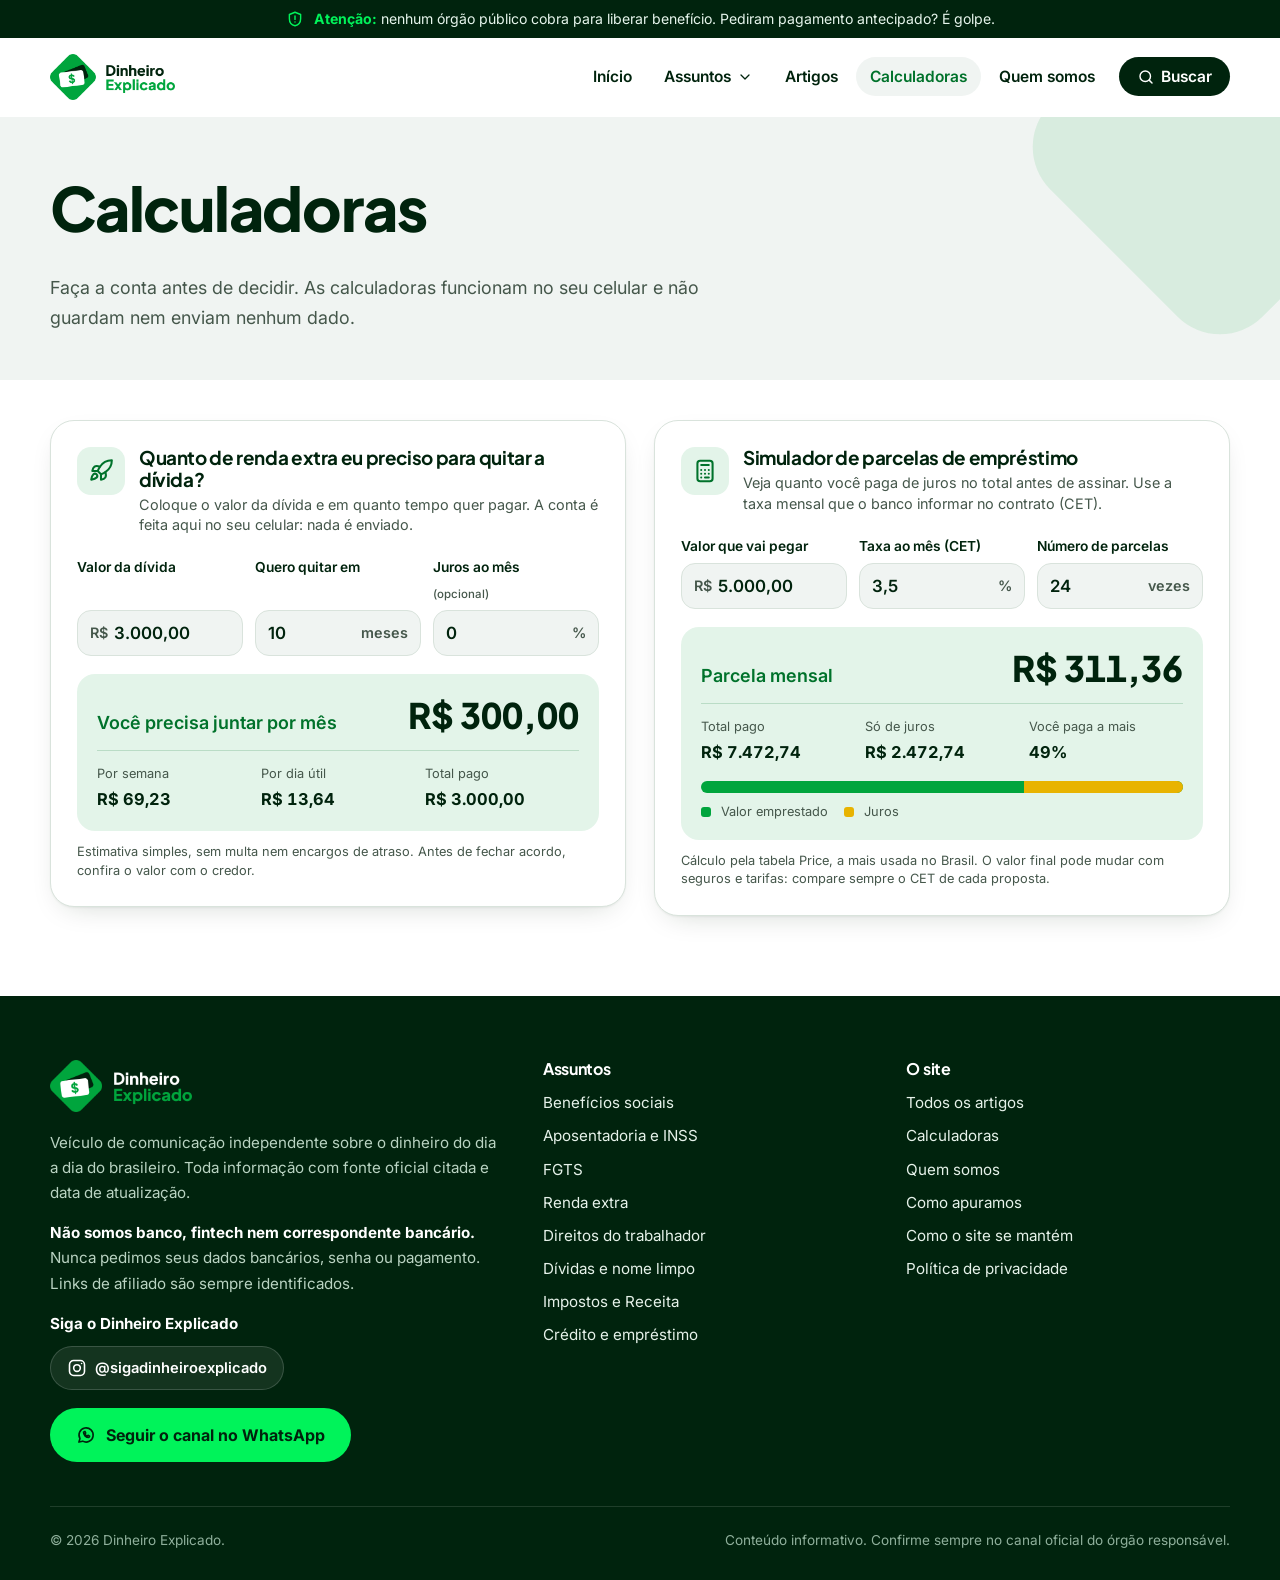
<file: ferramentas/index.html>
<!DOCTYPE html>
<html lang="pt-BR">
<head>
<meta charset="utf-8">
<meta name="viewport" content="width=device-width, initial-scale=1">
<title>Calculadoras de renda extra e empréstimo | Dinheiro Explicado</title>
<meta name="description" content="Calcule quanto de renda extra você precisa para quitar uma dívida e quanto vai pagar de juros em um empréstimo.">
<meta name="theme-color" content="#00230D">
<meta property="og:type" content="website"><meta property="og:site_name" content="Dinheiro Explicado"><meta property="og:locale" content="pt_BR">
<meta property="og:title" content="Calculadoras de renda extra e empréstimo"><meta property="og:description" content="Calcule quanto de renda extra você precisa para quitar uma dívida e quanto vai pagar de juros em um empréstimo.">
<meta name="twitter:card" content="summary_large_image">
<link rel="canonical" href="https://dinheiroexplicado.com.br/ferramentas/"><meta property="og:url" content="https://dinheiroexplicado.com.br/ferramentas/"><meta property="og:image" content="https://dinheiroexplicado.com.br/img/og-padrao.jpg"><meta property="og:image:secure_url" content="https://dinheiroexplicado.com.br/img/og-padrao.jpg"><meta property="og:image:type" content="image/jpeg"><meta property="og:image:width" content="1200"><meta property="og:image:height" content="630"><meta property="og:image:alt" content="Calculadoras de renda extra e empréstimo"><meta name="twitter:title" content="Calculadoras de renda extra e empréstimo"><meta name="twitter:description" content="Calcule quanto de renda extra você precisa para quitar uma dívida e quanto vai pagar de juros em um empréstimo."><meta name="twitter:image" content="https://dinheiroexplicado.com.br/img/og-padrao.jpg">
<link rel="icon" href="../favicon.ico?v=6" sizes="any"><link rel="icon" type="image/png" href="../img/favicon-48.png?v=6"><link rel="apple-touch-icon" href="../img/apple-touch-icon.png?v=6">
<link rel="preconnect" href="https://fonts.googleapis.com"><link rel="preconnect" href="https://fonts.gstatic.com" crossorigin><link href="https://fonts.googleapis.com/css2?family=Inter:wght@400;500;600;700&family=Plus+Jakarta+Sans:wght@700;800&display=swap" rel="stylesheet">
<link rel="stylesheet" href="../assets/site.css?v=6">
<script>document.documentElement.classList.add('js')</script>

</head>
<body class="">
<a class="pular" href="#conteudo">Pular para o conteúdo</a>
<div class="faixa-golpe" role="note"><div class="wrap"><svg width="18" height="18" viewBox="0 0 24 24" fill="none" stroke="currentColor" stroke-width="1.9" stroke-linecap="round" stroke-linejoin="round" aria-hidden="true"><path d="M12 3 4.5 6v5.5c0 4.6 3.2 8.4 7.5 9.5 4.3-1.1 7.5-4.9 7.5-9.5V6z"/><path d="M12 8v4.5M12 16h.01"/></svg><span><strong>Atenção:</strong> nenhum órgão público cobra para liberar benefício. Pediram pagamento antecipado? É golpe.</span></div></div>
<header class="topo"><div class="wrap">
<a class="marca" href="../"><img src="../img/logo.png?v=6" alt="Dinheiro Explicado — página inicial" width="872" height="320"></a>
<button class="btn-menu" aria-expanded="false" aria-controls="menu"><span class="hamb"><i></i><i></i><i></i></span> Menu</button>
<nav class="menu" id="menu" aria-label="Principal"><a href="../">Início</a><div class="drop"><button type="button" class="drop-btn" aria-expanded="false" aria-controls="drop-assuntos">Assuntos <svg width="16" height="16" viewBox="0 0 24 24" fill="none" stroke="currentColor" stroke-width="1.9" stroke-linecap="round" stroke-linejoin="round" aria-hidden="true"><path d="m6 9 6 6 6-6"/></svg></button><div class="drop-painel" id="drop-assuntos"><a href="../blog/?assunto=beneficios"><span class="ic"><svg width="20" height="20" viewBox="0 0 24 24" fill="none" stroke="currentColor" stroke-width="1.9" stroke-linecap="round" stroke-linejoin="round" aria-hidden="true"><path d="M3 13h3l3.5-2.5a2 2 0 0 1 2.5.2L13 12h3a2 2 0 0 1 0 4h-4"/><path d="M6 13v6h9l5-4.5a1.8 1.8 0 0 0-2.4-2.6L15 14"/><circle cx="15" cy="5.5" r="2.5"/></svg></span><span><b>Benefícios sociais</b><small>Bolsa Família, BPC, Pé-de-Meia, Auxílio Gás e outros: quem tem direito e quando cai.</small></span></a><a href="../blog/?assunto=aposentadoria"><span class="ic"><svg width="20" height="20" viewBox="0 0 24 24" fill="none" stroke="currentColor" stroke-width="1.9" stroke-linecap="round" stroke-linejoin="round" aria-hidden="true"><circle cx="12" cy="12" r="9"/><path d="M12 7v5l3.5 2"/></svg></span><span><b>Aposentadoria e INSS</b><small>Regras, cálculo, revisão e calendário de pagamento do INSS.</small></span></a><a href="../blog/?assunto=fgts"><span class="ic"><svg width="20" height="20" viewBox="0 0 24 24" fill="none" stroke="currentColor" stroke-width="1.9" stroke-linecap="round" stroke-linejoin="round" aria-hidden="true"><rect x="3" y="5" width="18" height="14" rx="3"/><circle cx="12" cy="12" r="3.2"/><path d="M12 8.8V7M6 19v2M18 19v2"/></svg></span><span><b>FGTS</b><small>Saldo, saque-aniversário, saque-rescisão e como consultar o que é seu.</small></span></a><a href="../blog/?assunto=renda-extra"><span class="ic"><svg width="20" height="20" viewBox="0 0 24 24" fill="none" stroke="currentColor" stroke-width="1.9" stroke-linecap="round" stroke-linejoin="round" aria-hidden="true"><path d="M5 15c-1.5 1.3-2 5-2 5s3.7-.5 5-2c.7-.8.7-2.1-.1-2.9a2.2 2.2 0 0 0-2.9-.1z"/><path d="M12 15l-3-3a22 22 0 0 1 2-3.9A12.9 12.9 0 0 1 22 2c0 2.7-.8 7.5-6 11a22.4 22.4 0 0 1-4 2z"/><path d="M9 12H4s.5-3 2-4c1.6-1.1 5 0 5 0M12 15v5s3-.5 4-2c1.1-1.6 0-5 0-5"/></svg></span><span><b>Renda extra</b><small>Ideias reais para ganhar um dinheiro a mais, quanto custa começar e o que evitar.</small></span></a><a href="../blog/?assunto=trabalho"><span class="ic"><svg width="20" height="20" viewBox="0 0 24 24" fill="none" stroke="currentColor" stroke-width="1.9" stroke-linecap="round" stroke-linejoin="round" aria-hidden="true"><rect x="3" y="7" width="18" height="13" rx="2.5"/><path d="M9 7V5.5A1.5 1.5 0 0 1 10.5 4h3A1.5 1.5 0 0 1 15 5.5V7M3 13h18"/></svg></span><span><b>Direitos do trabalhador</b><small>Salário mínimo, 13º, férias, seguro-desemprego, abono PIS/Pasep e rescisão.</small></span></a><a href="../blog/?assunto=dividas"><span class="ic"><svg width="20" height="20" viewBox="0 0 24 24" fill="none" stroke="currentColor" stroke-width="1.9" stroke-linecap="round" stroke-linejoin="round" aria-hidden="true"><path d="M6 3h12v18l-3-2-3 2-3-2-3 2z"/><path d="M9 8h6M9 12h6M9 16h3"/></svg></span><span><b>Dívidas e nome limpo</b><small>Negociação, Desenrola, Serasa e seus direitos na hora de cobrar e ser cobrado.</small></span></a><a href="../blog/?assunto=impostos"><span class="ic"><svg width="20" height="20" viewBox="0 0 24 24" fill="none" stroke="currentColor" stroke-width="1.9" stroke-linecap="round" stroke-linejoin="round" aria-hidden="true"><path d="M14 3H7a2 2 0 0 0-2 2v14a2 2 0 0 0 2 2h10a2 2 0 0 0 2-2V8z"/><path d="M14 3v5h5M9 13h6M9 17h4"/></svg></span><span><b>Impostos e Receita</b><small>Imposto de Renda, restituição, CPF e MEI sem complicação.</small></span></a><a href="../blog/?assunto=credito"><span class="ic"><svg width="20" height="20" viewBox="0 0 24 24" fill="none" stroke="currentColor" stroke-width="1.9" stroke-linecap="round" stroke-linejoin="round" aria-hidden="true"><rect x="2.5" y="5" width="19" height="14" rx="3"/><path d="M2.5 10h19M6.5 15h4"/></svg></span><span><b>Crédito e empréstimo</b><small>Como comparar juros, consignado, cartão e o que olhar antes de assinar.</small></span></a></div></div><a href="../blog/">Artigos</a><a href="../ferramentas/" aria-current="page">Calculadoras</a><a href="../quem-somos/">Quem somos</a><a class="cta-menu" href="../blog/#busca"><svg width="18" height="18" viewBox="0 0 24 24" fill="none" stroke="currentColor" stroke-width="1.9" stroke-linecap="round" stroke-linejoin="round" aria-hidden="true"><circle cx="11" cy="11" r="7"/><path d="m20 20-3.5-3.5"/></svg><span>Buscar</span></a></nav>
</div></header>
<main id="conteudo">

<section class="pagina-topo"><div class="wrap"><h1>Calculadoras</h1>
<p>Faça a conta antes de decidir. As calculadoras funcionam no seu celular e não guardam nem enviam nenhum dado.</p></div></section>
<section class="secao" style="padding-top:40px"><div class="wrap grade-calcs">
<form class="calc revela" id="calc-renda" data-calc="renda" novalidate>
<div class="calc-topo"><span class="ic"><svg width="26" height="26" viewBox="0 0 24 24" fill="none" stroke="currentColor" stroke-width="1.9" stroke-linecap="round" stroke-linejoin="round" aria-hidden="true"><path d="M5 15c-1.5 1.3-2 5-2 5s3.7-.5 5-2c.7-.8.7-2.1-.1-2.9a2.2 2.2 0 0 0-2.9-.1z"/><path d="M12 15l-3-3a22 22 0 0 1 2-3.9A12.9 12.9 0 0 1 22 2c0 2.7-.8 7.5-6 11a22.4 22.4 0 0 1-4 2z"/><path d="M9 12H4s.5-3 2-4c1.6-1.1 5 0 5 0M12 15v5s3-.5 4-2c1.1-1.6 0-5 0-5"/></svg></span><div><h3>Quanto de renda extra eu preciso para quitar a dívida?</h3>
<p>Coloque o valor da dívida e em quanto tempo quer pagar. A conta é feita aqui no seu celular: nada é enviado.</p></div></div>
<div class="calc-campos">
<label>Valor da dívida<span class="campo"><i>R$</i><input name="divida" inputmode="decimal" placeholder="3.000,00" value="3.000,00"></span></label>
<label>Quero quitar em<span class="campo"><input name="meses" type="number" min="1" max="120" value="10"><i>meses</i></span></label>
<label>Juros ao mês <small>(opcional)</small><span class="campo"><input name="juros" inputmode="decimal" placeholder="0" value="0"><i>%</i></span></label>
</div>
<output class="calc-resultado" aria-live="polite">
<div class="res-principal"><span>Você precisa juntar por mês</span><b data-r="mes">R$ 300,00</b></div>
<div class="res-linha"><div><span>Por semana</span><b data-r="semana">—</b></div><div><span>Por dia útil</span><b data-r="dia">—</b></div><div><span>Total pago</span><b data-r="total">—</b></div></div>
</output>
<p class="calc-nota">Estimativa simples, sem multa nem encargos de atraso. Antes de fechar acordo, confira o valor com o credor. </p>
</form>
<form class="calc revela" id="calc-emprestimo" data-calc="emprestimo" novalidate>
<div class="calc-topo"><span class="ic"><svg width="26" height="26" viewBox="0 0 24 24" fill="none" stroke="currentColor" stroke-width="1.9" stroke-linecap="round" stroke-linejoin="round" aria-hidden="true"><rect x="5" y="2.5" width="14" height="19" rx="2.5"/><path d="M8.5 6.5h7M8.5 11h.01M12 11h.01M15.5 11h.01M8.5 14.5h.01M12 14.5h.01M15.5 14.5h.01M8.5 18h.01M12 18h3.5"/></svg></span><div><h3>Simulador de parcelas de empréstimo</h3>
<p>Veja quanto você paga de juros no total antes de assinar. Use a taxa mensal que o banco informar no contrato (CET).</p></div></div>
<div class="calc-campos">
<label>Valor que vai pegar<span class="campo"><i>R$</i><input name="valor" inputmode="decimal" value="5.000,00"></span></label>
<label>Taxa ao mês (CET)<span class="campo"><input name="taxa" inputmode="decimal" value="3,5"><i>%</i></span></label>
<label>Número de parcelas<span class="campo"><input name="parcelas" type="number" min="1" max="120" value="24"><i>vezes</i></span></label>
</div>
<output class="calc-resultado" aria-live="polite">
<div class="res-principal"><span>Parcela mensal</span><b data-r="parcela">—</b></div>
<div class="res-linha"><div><span>Total pago</span><b data-r="total">—</b></div><div><span>Só de juros</span><b data-r="juros">—</b></div><div><span>Você paga a mais</span><b data-r="pct">—</b></div></div>
<div class="barra-juros" aria-hidden="true"><i data-r="barra"></i></div>
<div class="legenda-barra"><span><i class="l1"></i> Valor emprestado</span><span><i class="l2"></i> Juros</span></div>
</output>
<p class="calc-nota">Cálculo pela tabela Price, a mais usada no Brasil. O valor final pode mudar com seguros e tarifas: compare sempre o CET de cada proposta.</p>
</form>
</div></section>
</main>
<footer class="rodape"><div class="wrap">
<div class="grade">
<div><img src="../img/logo-branco.png?v=6" alt="Dinheiro Explicado" width="872" height="320">
<p>Veículo de comunicação independente sobre o dinheiro do dia a dia do brasileiro. Toda informação com fonte oficial citada e data de atualização.</p>
<p><strong style="color:#fff">Não somos banco, fintech nem correspondente bancário.</strong> Nunca pedimos seus dados bancários, senha ou pagamento. Links de afiliado são sempre identificados.</p>
<div class="redes"><span>Siga o Dinheiro Explicado</span><a href="https://www.instagram.com/sigadinheiroexplicado/" target="_blank" rel="noopener me" aria-label="Instagram @sigadinheiroexplicado"><svg width="20" height="20" viewBox="0 0 24 24" fill="none" stroke="currentColor" stroke-width="1.9" stroke-linecap="round" stroke-linejoin="round" aria-hidden="true"><rect x="3" y="3" width="18" height="18" rx="5"/><circle cx="12" cy="12" r="4"/><path d="M17.5 6.5h.01"/></svg><b>@sigadinheiroexplicado</b></a></div>
<a class="btn btn-neon" href="https://whatsapp.com/channel/0029Vb900N5J93wZPBV8jD1p" target="_blank" rel="noopener"><svg width="20" height="20" viewBox="0 0 24 24" fill="none" stroke="currentColor" stroke-width="1.9" stroke-linecap="round" stroke-linejoin="round" aria-hidden="true"><path d="M3.5 20.5l1.3-4.2A8.5 8.5 0 1 1 8 19.4z"/><path d="M9 8.5c0 3.5 2.6 6.5 6.5 6.5l.9-1.7-2-1-1 1c-1-.4-2.2-1.6-2.7-2.7l1-1-1-2z"/></svg> Seguir o canal no WhatsApp</a></div>
<div><h4>Assuntos</h4><ul><li><a href="../blog/?assunto=beneficios">Benefícios sociais</a></li><li><a href="../blog/?assunto=aposentadoria">Aposentadoria e INSS</a></li><li><a href="../blog/?assunto=fgts">FGTS</a></li><li><a href="../blog/?assunto=renda-extra">Renda extra</a></li><li><a href="../blog/?assunto=trabalho">Direitos do trabalhador</a></li><li><a href="../blog/?assunto=dividas">Dívidas e nome limpo</a></li><li><a href="../blog/?assunto=impostos">Impostos e Receita</a></li><li><a href="../blog/?assunto=credito">Crédito e empréstimo</a></li></ul></div>
<div><h4>O site</h4><ul>
<li><a href="../blog/">Todos os artigos</a></li>
<li><a href="../ferramentas/">Calculadoras</a></li>

<li><a href="../quem-somos/">Quem somos</a></li>
<li><a href="../quem-somos/#como-apuramos">Como apuramos</a></li>
<li><a href="../quem-somos/#como-o-site-se-mantem">Como o site se mantém</a></li>
<li><a href="../politica-de-privacidade/">Política de privacidade</a></li>
</ul></div>
</div>
<div class="legal"><span>© 2026 Dinheiro Explicado.</span><span>Conteúdo informativo. Confirme sempre no canal oficial do órgão responsável.</span></div>
</div></footer>
<button class="ir-topo" type="button" aria-label="Voltar ao topo"><svg width="22" height="22" viewBox="0 0 24 24" fill="none" stroke="currentColor" stroke-width="1.9" stroke-linecap="round" stroke-linejoin="round" aria-hidden="true"><path d="m6 15 6-6 6 6"/></svg></button>
<script src="../assets/site.js?v=6" defer></script>
</body>
</html>
</file>
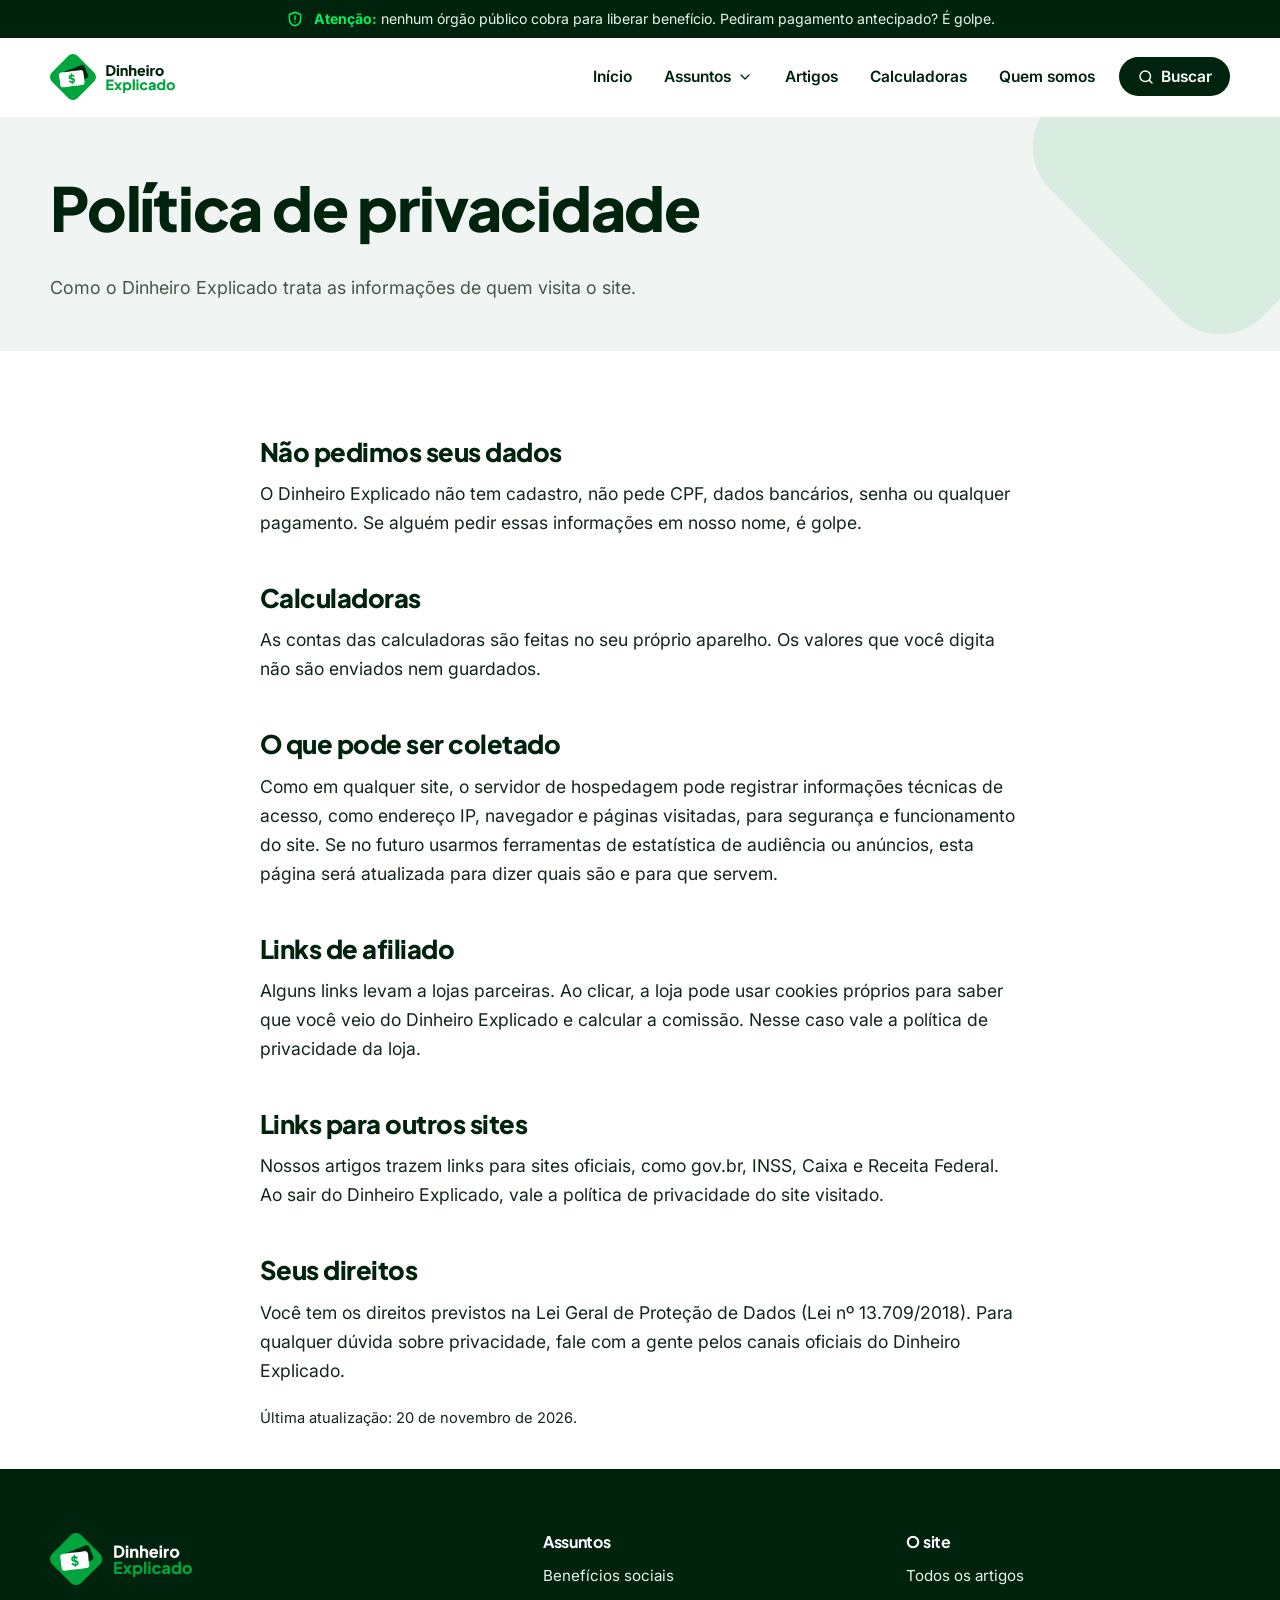
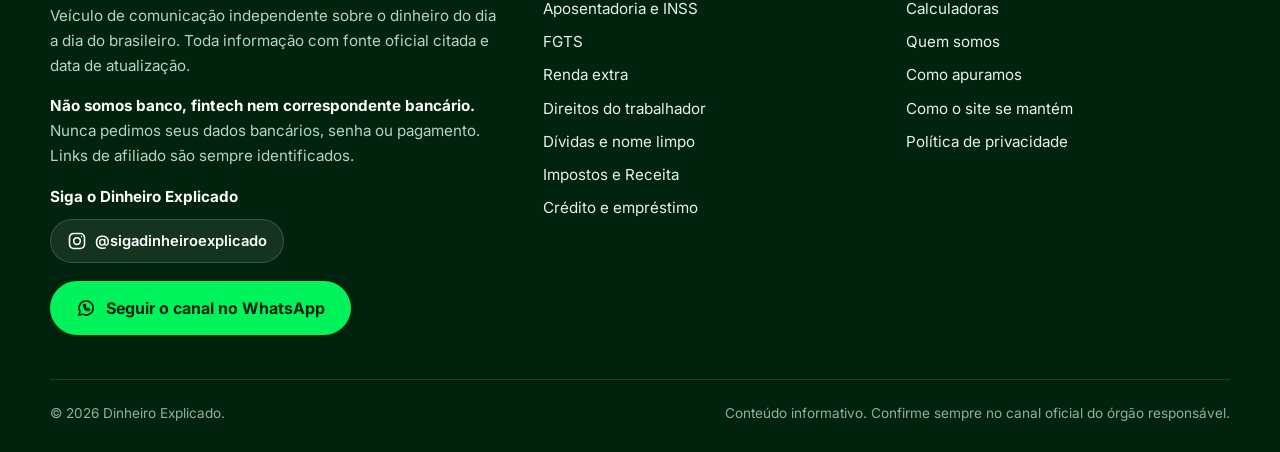
<file: politica-de-privacidade/index.html>
<!DOCTYPE html>
<html lang="pt-BR">
<head>
<meta charset="utf-8">
<meta name="viewport" content="width=device-width, initial-scale=1">
<title>Política de privacidade | Dinheiro Explicado</title>
<meta name="description" content="Como o Dinheiro Explicado trata as informações de quem visita o site.">
<meta name="theme-color" content="#00230D">
<meta property="og:type" content="website"><meta property="og:site_name" content="Dinheiro Explicado"><meta property="og:locale" content="pt_BR">
<meta property="og:title" content="Política de privacidade"><meta property="og:description" content="Como o Dinheiro Explicado trata as informações de quem visita o site.">
<meta name="twitter:card" content="summary_large_image">
<link rel="canonical" href="https://dinheiroexplicado.com.br/politica-de-privacidade/"><meta property="og:url" content="https://dinheiroexplicado.com.br/politica-de-privacidade/"><meta property="og:image" content="https://dinheiroexplicado.com.br/img/og-padrao.jpg"><meta property="og:image:secure_url" content="https://dinheiroexplicado.com.br/img/og-padrao.jpg"><meta property="og:image:type" content="image/jpeg"><meta property="og:image:width" content="1200"><meta property="og:image:height" content="630"><meta property="og:image:alt" content="Política de privacidade"><meta name="twitter:title" content="Política de privacidade"><meta name="twitter:description" content="Como o Dinheiro Explicado trata as informações de quem visita o site."><meta name="twitter:image" content="https://dinheiroexplicado.com.br/img/og-padrao.jpg">
<link rel="icon" href="../favicon.ico?v=6" sizes="any"><link rel="icon" type="image/png" href="../img/favicon-48.png?v=6"><link rel="apple-touch-icon" href="../img/apple-touch-icon.png?v=6">
<link rel="preconnect" href="https://fonts.googleapis.com"><link rel="preconnect" href="https://fonts.gstatic.com" crossorigin><link href="https://fonts.googleapis.com/css2?family=Inter:wght@400;500;600;700&family=Plus+Jakarta+Sans:wght@700;800&display=swap" rel="stylesheet">
<link rel="stylesheet" href="../assets/site.css?v=6">
<script>document.documentElement.classList.add('js')</script>

</head>
<body class="">
<a class="pular" href="#conteudo">Pular para o conteúdo</a>
<div class="faixa-golpe" role="note"><div class="wrap"><svg width="18" height="18" viewBox="0 0 24 24" fill="none" stroke="currentColor" stroke-width="1.9" stroke-linecap="round" stroke-linejoin="round" aria-hidden="true"><path d="M12 3 4.5 6v5.5c0 4.6 3.2 8.4 7.5 9.5 4.3-1.1 7.5-4.9 7.5-9.5V6z"/><path d="M12 8v4.5M12 16h.01"/></svg><span><strong>Atenção:</strong> nenhum órgão público cobra para liberar benefício. Pediram pagamento antecipado? É golpe.</span></div></div>
<header class="topo"><div class="wrap">
<a class="marca" href="../"><img src="../img/logo.png?v=6" alt="Dinheiro Explicado — página inicial" width="872" height="320"></a>
<button class="btn-menu" aria-expanded="false" aria-controls="menu"><span class="hamb"><i></i><i></i><i></i></span> Menu</button>
<nav class="menu" id="menu" aria-label="Principal"><a href="../">Início</a><div class="drop"><button type="button" class="drop-btn" aria-expanded="false" aria-controls="drop-assuntos">Assuntos <svg width="16" height="16" viewBox="0 0 24 24" fill="none" stroke="currentColor" stroke-width="1.9" stroke-linecap="round" stroke-linejoin="round" aria-hidden="true"><path d="m6 9 6 6 6-6"/></svg></button><div class="drop-painel" id="drop-assuntos"><a href="../blog/?assunto=beneficios"><span class="ic"><svg width="20" height="20" viewBox="0 0 24 24" fill="none" stroke="currentColor" stroke-width="1.9" stroke-linecap="round" stroke-linejoin="round" aria-hidden="true"><path d="M3 13h3l3.5-2.5a2 2 0 0 1 2.5.2L13 12h3a2 2 0 0 1 0 4h-4"/><path d="M6 13v6h9l5-4.5a1.8 1.8 0 0 0-2.4-2.6L15 14"/><circle cx="15" cy="5.5" r="2.5"/></svg></span><span><b>Benefícios sociais</b><small>Bolsa Família, BPC, Pé-de-Meia, Auxílio Gás e outros: quem tem direito e quando cai.</small></span></a><a href="../blog/?assunto=aposentadoria"><span class="ic"><svg width="20" height="20" viewBox="0 0 24 24" fill="none" stroke="currentColor" stroke-width="1.9" stroke-linecap="round" stroke-linejoin="round" aria-hidden="true"><circle cx="12" cy="12" r="9"/><path d="M12 7v5l3.5 2"/></svg></span><span><b>Aposentadoria e INSS</b><small>Regras, cálculo, revisão e calendário de pagamento do INSS.</small></span></a><a href="../blog/?assunto=fgts"><span class="ic"><svg width="20" height="20" viewBox="0 0 24 24" fill="none" stroke="currentColor" stroke-width="1.9" stroke-linecap="round" stroke-linejoin="round" aria-hidden="true"><rect x="3" y="5" width="18" height="14" rx="3"/><circle cx="12" cy="12" r="3.2"/><path d="M12 8.8V7M6 19v2M18 19v2"/></svg></span><span><b>FGTS</b><small>Saldo, saque-aniversário, saque-rescisão e como consultar o que é seu.</small></span></a><a href="../blog/?assunto=renda-extra"><span class="ic"><svg width="20" height="20" viewBox="0 0 24 24" fill="none" stroke="currentColor" stroke-width="1.9" stroke-linecap="round" stroke-linejoin="round" aria-hidden="true"><path d="M5 15c-1.5 1.3-2 5-2 5s3.7-.5 5-2c.7-.8.7-2.1-.1-2.9a2.2 2.2 0 0 0-2.9-.1z"/><path d="M12 15l-3-3a22 22 0 0 1 2-3.9A12.9 12.9 0 0 1 22 2c0 2.7-.8 7.5-6 11a22.4 22.4 0 0 1-4 2z"/><path d="M9 12H4s.5-3 2-4c1.6-1.1 5 0 5 0M12 15v5s3-.5 4-2c1.1-1.6 0-5 0-5"/></svg></span><span><b>Renda extra</b><small>Ideias reais para ganhar um dinheiro a mais, quanto custa começar e o que evitar.</small></span></a><a href="../blog/?assunto=trabalho"><span class="ic"><svg width="20" height="20" viewBox="0 0 24 24" fill="none" stroke="currentColor" stroke-width="1.9" stroke-linecap="round" stroke-linejoin="round" aria-hidden="true"><rect x="3" y="7" width="18" height="13" rx="2.5"/><path d="M9 7V5.5A1.5 1.5 0 0 1 10.5 4h3A1.5 1.5 0 0 1 15 5.5V7M3 13h18"/></svg></span><span><b>Direitos do trabalhador</b><small>Salário mínimo, 13º, férias, seguro-desemprego, abono PIS/Pasep e rescisão.</small></span></a><a href="../blog/?assunto=dividas"><span class="ic"><svg width="20" height="20" viewBox="0 0 24 24" fill="none" stroke="currentColor" stroke-width="1.9" stroke-linecap="round" stroke-linejoin="round" aria-hidden="true"><path d="M6 3h12v18l-3-2-3 2-3-2-3 2z"/><path d="M9 8h6M9 12h6M9 16h3"/></svg></span><span><b>Dívidas e nome limpo</b><small>Negociação, Desenrola, Serasa e seus direitos na hora de cobrar e ser cobrado.</small></span></a><a href="../blog/?assunto=impostos"><span class="ic"><svg width="20" height="20" viewBox="0 0 24 24" fill="none" stroke="currentColor" stroke-width="1.9" stroke-linecap="round" stroke-linejoin="round" aria-hidden="true"><path d="M14 3H7a2 2 0 0 0-2 2v14a2 2 0 0 0 2 2h10a2 2 0 0 0 2-2V8z"/><path d="M14 3v5h5M9 13h6M9 17h4"/></svg></span><span><b>Impostos e Receita</b><small>Imposto de Renda, restituição, CPF e MEI sem complicação.</small></span></a><a href="../blog/?assunto=credito"><span class="ic"><svg width="20" height="20" viewBox="0 0 24 24" fill="none" stroke="currentColor" stroke-width="1.9" stroke-linecap="round" stroke-linejoin="round" aria-hidden="true"><rect x="2.5" y="5" width="19" height="14" rx="3"/><path d="M2.5 10h19M6.5 15h4"/></svg></span><span><b>Crédito e empréstimo</b><small>Como comparar juros, consignado, cartão e o que olhar antes de assinar.</small></span></a></div></div><a href="../blog/">Artigos</a><a href="../ferramentas/">Calculadoras</a><a href="../quem-somos/">Quem somos</a><a class="cta-menu" href="../blog/#busca"><svg width="18" height="18" viewBox="0 0 24 24" fill="none" stroke="currentColor" stroke-width="1.9" stroke-linecap="round" stroke-linejoin="round" aria-hidden="true"><circle cx="11" cy="11" r="7"/><path d="m20 20-3.5-3.5"/></svg><span>Buscar</span></a></nav>
</div></header>
<main id="conteudo">

<section class="pagina-topo"><div class="wrap"><h1>Política de privacidade</h1><p>Como o Dinheiro Explicado trata as informações de quem visita o site.</p></div></section>
<div class="estreito texto">
<h2>Não pedimos seus dados</h2>
<p>O Dinheiro Explicado não tem cadastro, não pede CPF, dados bancários, senha ou qualquer pagamento. Se alguém pedir essas informações em nosso nome, é golpe.</p>
<h2>Calculadoras</h2>
<p>As contas das calculadoras são feitas no seu próprio aparelho. Os valores que você digita não são enviados nem guardados.</p>
<h2>O que pode ser coletado</h2>
<p>Como em qualquer site, o servidor de hospedagem pode registrar informações técnicas de acesso, como endereço IP, navegador e páginas visitadas, para segurança e funcionamento do site. Se no futuro usarmos ferramentas de estatística de audiência ou anúncios, esta página será atualizada para dizer quais são e para que servem.</p>
<h2>Links de afiliado</h2>
<p>Alguns links levam a lojas parceiras. Ao clicar, a loja pode usar cookies próprios para saber que você veio do Dinheiro Explicado e calcular a comissão. Nesse caso vale a política de privacidade da loja.</p>
<h2>Links para outros sites</h2>
<p>Nossos artigos trazem links para sites oficiais, como gov.br, INSS, Caixa e Receita Federal. Ao sair do Dinheiro Explicado, vale a política de privacidade do site visitado.</p>
<h2>Seus direitos</h2>
<p>Você tem os direitos previstos na Lei Geral de Proteção de Dados (Lei nº 13.709/2018). Para qualquer dúvida sobre privacidade, fale com a gente pelos canais oficiais do Dinheiro Explicado.</p>
<p><small>Última atualização: 20 de novembro de 2026.</small></p>
</div>
</main>
<footer class="rodape"><div class="wrap">
<div class="grade">
<div><img src="../img/logo-branco.png?v=6" alt="Dinheiro Explicado" width="872" height="320">
<p>Veículo de comunicação independente sobre o dinheiro do dia a dia do brasileiro. Toda informação com fonte oficial citada e data de atualização.</p>
<p><strong style="color:#fff">Não somos banco, fintech nem correspondente bancário.</strong> Nunca pedimos seus dados bancários, senha ou pagamento. Links de afiliado são sempre identificados.</p>
<div class="redes"><span>Siga o Dinheiro Explicado</span><a href="https://www.instagram.com/sigadinheiroexplicado/" target="_blank" rel="noopener me" aria-label="Instagram @sigadinheiroexplicado"><svg width="20" height="20" viewBox="0 0 24 24" fill="none" stroke="currentColor" stroke-width="1.9" stroke-linecap="round" stroke-linejoin="round" aria-hidden="true"><rect x="3" y="3" width="18" height="18" rx="5"/><circle cx="12" cy="12" r="4"/><path d="M17.5 6.5h.01"/></svg><b>@sigadinheiroexplicado</b></a></div>
<a class="btn btn-neon" href="https://whatsapp.com/channel/0029Vb900N5J93wZPBV8jD1p" target="_blank" rel="noopener"><svg width="20" height="20" viewBox="0 0 24 24" fill="none" stroke="currentColor" stroke-width="1.9" stroke-linecap="round" stroke-linejoin="round" aria-hidden="true"><path d="M3.5 20.5l1.3-4.2A8.5 8.5 0 1 1 8 19.4z"/><path d="M9 8.5c0 3.5 2.6 6.5 6.5 6.5l.9-1.7-2-1-1 1c-1-.4-2.2-1.6-2.7-2.7l1-1-1-2z"/></svg> Seguir o canal no WhatsApp</a></div>
<div><h4>Assuntos</h4><ul><li><a href="../blog/?assunto=beneficios">Benefícios sociais</a></li><li><a href="../blog/?assunto=aposentadoria">Aposentadoria e INSS</a></li><li><a href="../blog/?assunto=fgts">FGTS</a></li><li><a href="../blog/?assunto=renda-extra">Renda extra</a></li><li><a href="../blog/?assunto=trabalho">Direitos do trabalhador</a></li><li><a href="../blog/?assunto=dividas">Dívidas e nome limpo</a></li><li><a href="../blog/?assunto=impostos">Impostos e Receita</a></li><li><a href="../blog/?assunto=credito">Crédito e empréstimo</a></li></ul></div>
<div><h4>O site</h4><ul>
<li><a href="../blog/">Todos os artigos</a></li>
<li><a href="../ferramentas/">Calculadoras</a></li>

<li><a href="../quem-somos/">Quem somos</a></li>
<li><a href="../quem-somos/#como-apuramos">Como apuramos</a></li>
<li><a href="../quem-somos/#como-o-site-se-mantem">Como o site se mantém</a></li>
<li><a href="../politica-de-privacidade/">Política de privacidade</a></li>
</ul></div>
</div>
<div class="legal"><span>© 2026 Dinheiro Explicado.</span><span>Conteúdo informativo. Confirme sempre no canal oficial do órgão responsável.</span></div>
</div></footer>
<button class="ir-topo" type="button" aria-label="Voltar ao topo"><svg width="22" height="22" viewBox="0 0 24 24" fill="none" stroke="currentColor" stroke-width="1.9" stroke-linecap="round" stroke-linejoin="round" aria-hidden="true"><path d="m6 15 6-6 6 6"/></svg></button>
<script src="../assets/site.js?v=6" defer></script>
</body>
</html>
</file>
<file: assets/site.css>
:root{
  --neon:#00F35A; --verde:#00A53D; --verde-esc:#00722B; --noite:#00230D; --nevoa:#F0F4F2; --menta:#E3F4E9;
  --texto:#13261A; --texto-2:#45574B; --linha:#D9E3DC; --branco:#fff; --alerta:#FFF6DB; --alerta-borda:#E8B300;
  --raio:20px; --sombra:0 1px 2px rgba(0,35,13,.05),0 10px 30px -14px rgba(0,35,13,.22); --sombra-forte:0 2px 4px rgba(0,35,13,.06),0 24px 48px -20px rgba(0,35,13,.35);
  --fonte-titulo:"Plus Jakarta Sans",system-ui,sans-serif; --fonte:"Inter",system-ui,-apple-system,"Segoe UI",sans-serif;
  --ease:cubic-bezier(.2,.7,.2,1);
}
*{box-sizing:border-box}
html{scroll-behavior:smooth;-webkit-text-size-adjust:100%;scroll-padding-top:96px}
body{margin:0;font-family:var(--fonte);font-size:18px;line-height:1.65;color:var(--texto);background:var(--branco);-webkit-font-smoothing:antialiased}
body.menu-aberto{overflow:hidden}
img{max-width:100%;height:auto;display:block}
a{color:var(--verde-esc);text-underline-offset:3px;text-decoration-thickness:1.5px}
a:hover{color:var(--noite)}
:focus-visible{outline:3px solid var(--neon);outline-offset:3px;border-radius:8px}
::selection{background:var(--neon);color:var(--noite)}
h1,h2,h3,h4{font-family:var(--fonte-titulo);color:var(--noite);line-height:1.15;letter-spacing:-.02em;margin:0 0 .5em}
h1{font-size:clamp(2.2rem,5.4vw,3.8rem);font-weight:800}
h2{font-size:clamp(1.5rem,3.2vw,2.2rem);font-weight:800}
h3{font-size:1.2rem;font-weight:700}
p{margin:0 0 1em}
.wrap{width:min(1180px,100% - 40px);margin-inline:auto}
.estreito{width:min(760px,100% - 40px);margin-inline:auto}
.pular{position:absolute;left:-999px;top:8px;background:var(--noite);color:#fff;padding:10px 16px;border-radius:8px;z-index:99}
.pular:focus{left:8px}
.sr{position:absolute;width:1px;height:1px;overflow:hidden;clip:rect(0 0 0 0);white-space:nowrap}

/* animação ao rolar */
.js .revela{opacity:0;transform:translateY(22px);transition:opacity .7s var(--ease),transform .7s var(--ease)}
.js .revela.visivel{opacity:1;transform:none}

/* faixa de golpe */
.faixa-golpe{background:var(--noite);color:#E6F5EC;font-size:.88rem;line-height:1.4}
.faixa-golpe .wrap{display:flex;gap:10px;align-items:center;justify-content:center;padding:9px 0;text-align:center}
.faixa-golpe strong{color:var(--neon)}
.faixa-golpe svg{flex:none;color:var(--neon)}

/* topo */
.topo{position:sticky;top:0;z-index:30;background:rgba(255,255,255,.9);backdrop-filter:saturate(1.5) blur(14px);-webkit-backdrop-filter:saturate(1.5) blur(14px);border-bottom:1px solid transparent;transition:border-color .3s,box-shadow .3s}
.topo.rolou{border-color:var(--linha);box-shadow:0 6px 24px -18px rgba(0,35,13,.5)}
.topo .wrap{display:flex;align-items:center;justify-content:space-between;height:78px;gap:20px;transition:height .3s var(--ease)}
.topo.rolou .wrap{height:66px}
.marca img{height:46px;width:auto;transition:height .3s var(--ease)}
.topo.rolou .marca img{height:40px}
.menu{display:flex;gap:4px;align-items:center}
.menu>a,.drop-btn{font:600 .97rem var(--fonte);text-decoration:none;color:var(--noite);padding:10px 14px;border-radius:999px;background:none;border:0;cursor:pointer;display:inline-flex;align-items:center;gap:6px;transition:background .2s}
.menu>a:hover,.drop-btn:hover,.menu>a[aria-current=page],.drop.aberto .drop-btn{background:var(--nevoa)}
.menu>a[aria-current=page]{color:var(--verde-esc)}
.drop-btn svg{transition:transform .25s var(--ease)}
.drop.aberto .drop-btn svg{transform:rotate(180deg)}
.menu a.cta-menu{background:var(--noite);color:#fff;margin-left:6px;padding:10px 18px}
.menu a.cta-menu:hover{background:var(--verde-esc)}
.drop{position:relative}
.drop-painel{position:absolute;top:calc(100% + 10px);left:50%;width:620px;transform:translate(-50%,8px);background:#fff;border:1px solid var(--linha);border-radius:22px;box-shadow:var(--sombra-forte);padding:12px;display:grid;grid-template-columns:1fr 1fr;gap:4px;opacity:0;visibility:hidden;transition:opacity .2s,transform .25s var(--ease),visibility .2s}
.drop.aberto .drop-painel{opacity:1;visibility:visible;transform:translate(-50%,0)}
.drop-painel a{display:flex;gap:12px;align-items:flex-start;padding:12px;border-radius:14px;text-decoration:none;color:var(--texto);transition:background .15s}
.drop-painel a:hover{background:var(--nevoa)}
.drop-painel .ic{flex:none;width:40px;height:40px;border-radius:12px;background:var(--menta);color:var(--verde-esc);display:grid;place-items:center}
.drop-painel b{display:block;font-size:.95rem;color:var(--noite)}
.drop-painel small{display:block;font-size:.8rem;color:var(--texto-2);line-height:1.35}
.btn-menu{display:none;background:none;border:1.5px solid var(--linha);border-radius:14px;padding:9px 14px;font:600 .95rem var(--fonte);color:var(--noite);cursor:pointer;align-items:center;gap:10px}
.hamb{display:grid;gap:4px;width:18px}
.hamb i{display:block;height:2px;background:currentColor;border-radius:2px;transition:transform .25s var(--ease),opacity .2s}
.btn-menu[aria-expanded=true] .hamb i:nth-child(1){transform:translateY(6px) rotate(45deg)}
.btn-menu[aria-expanded=true] .hamb i:nth-child(2){opacity:0}
.btn-menu[aria-expanded=true] .hamb i:nth-child(3){transform:translateY(-6px) rotate(-45deg)}
@media (max-width:980px){
  .btn-menu{display:inline-flex}
  .menu{position:absolute;left:0;right:0;top:100%;height:calc(100vh - 78px);height:calc(100dvh - 66px);background:#fff;flex-direction:column;align-items:stretch;padding:16px 20px 40px;overflow-y:auto;opacity:0;visibility:hidden;transform:translateY(-10px);transition:opacity .25s,transform .3s var(--ease),visibility .25s;gap:2px}
  .menu.aberto{opacity:1;visibility:visible;transform:none}
  .menu>a,.drop-btn{padding:15px 16px;font-size:1.08rem;justify-content:space-between;width:100%;border-radius:14px}
  .menu a.cta-menu{margin:12px 0 0;justify-content:center}
  .drop-painel{position:static;width:auto;transform:none;box-shadow:none;border:0;padding:0 0 8px 8px;grid-template-columns:1fr;display:none;opacity:1;visibility:visible}
  .drop.aberto .drop-painel{display:grid;transform:none}
  .drop-painel small{display:none}
  .drop-painel a{align-items:center;padding:8px 12px}
  .drop-painel .ic{width:36px;height:36px}
  .marca img{height:38px}
}

/* botões */
.btn{display:inline-flex;align-items:center;justify-content:center;gap:10px;font:700 1rem var(--fonte);text-decoration:none;padding:15px 24px;border-radius:999px;border:2px solid transparent;cursor:pointer;transition:transform .2s var(--ease),background .2s,box-shadow .2s}
.btn:hover{transform:translateY(-2px)}
.btn:active{transform:translateY(0) scale(.98)}
.btn-pri{background:var(--verde-esc);color:#fff;box-shadow:0 8px 20px -10px rgba(0,114,43,.8)}
.btn-pri:hover{background:var(--noite);color:#fff}
.btn-sec{background:#fff;color:var(--noite);border-color:var(--linha)}
.btn-sec:hover{border-color:var(--verde)}
.btn-neon{background:var(--neon);color:var(--noite)}
.btn-neon:hover{background:#fff;color:var(--noite)}
.acoes{display:flex;flex-wrap:wrap;gap:12px}
.link-seta{display:inline-flex;align-items:center;gap:8px;font-weight:700;text-decoration:none}
.link-seta svg{transition:transform .2s var(--ease)}
.link-seta:hover svg{transform:translateX(4px)}

/* hero */
.hero{background:var(--nevoa);overflow:hidden;position:relative;isolation:isolate}
.hero-fundo i{position:absolute;border-radius:48px;transform:rotate(45deg);z-index:-1}
.hero-fundo i:nth-child(1){width:520px;height:520px;right:-120px;top:-60px;background:linear-gradient(135deg,rgba(0,165,61,.16),rgba(0,243,90,.08));animation:flutua 14s ease-in-out infinite}
.hero-fundo i:nth-child(2){width:180px;height:180px;left:-60px;bottom:-40px;background:rgba(0,165,61,.08);animation:flutua 11s ease-in-out infinite reverse}
.hero-fundo i:nth-child(3){width:70px;height:70px;left:46%;top:40px;background:rgba(0,243,90,.25);border-radius:20px;animation:flutua 9s ease-in-out infinite}
@keyframes flutua{0%,100%{translate:0 0}50%{translate:0 -18px}}
.hero .wrap{display:grid;grid-template-columns:minmax(0,1.2fr) minmax(0,.8fr);gap:56px;align-items:center;padding:72px 0 84px}
.hero h1 em{font-style:normal;color:var(--verde-esc);background:linear-gradient(transparent 64%,rgba(0,243,90,.5) 64%) no-repeat;background-size:0 100%;animation:marca 1.1s .35s var(--ease) forwards}
@keyframes marca{to{background-size:100% 100%}}
.hero .lead{font-size:1.2rem;color:var(--texto-2);max-width:33em;margin-bottom:28px}
.busca-hero{display:flex;align-items:center;gap:10px;background:#fff;border:2px solid var(--linha);border-radius:999px;padding:6px 6px 6px 20px;max-width:600px;box-shadow:var(--sombra);transition:border-color .2s,box-shadow .2s}
.busca-hero:focus-within{border-color:var(--verde);box-shadow:0 0 0 5px rgba(0,243,90,.18),var(--sombra)}
.busca-hero svg{flex:none;color:var(--verde-esc)}
.busca-hero input{flex:1;min-width:0;border:0;outline:0;font:1.02rem var(--fonte);padding:12px 0;background:none;color:var(--texto)}
.busca-hero .btn{padding:13px 22px}
.chips{display:flex;flex-wrap:wrap;align-items:center;gap:8px;margin-top:18px;font-size:.9rem}
.chips span{color:var(--texto-2);font-weight:600;margin-right:2px}
.chips a{background:#fff;border:1px solid var(--linha);color:var(--noite);text-decoration:none;padding:6px 14px;border-radius:999px;font-weight:600;transition:border-color .2s,transform .2s var(--ease),background .2s}
.chips a:hover{border-color:var(--verde);background:var(--menta);transform:translateY(-1px)}
.perguntas{display:grid;gap:14px}
.pergunta{background:#fff;border-radius:var(--raio);padding:16px 20px;box-shadow:var(--sombra);display:flex;gap:16px;align-items:center;opacity:0;animation:entra .7s var(--ease) forwards}
.pergunta:nth-child(1){animation-delay:.15s}
.pergunta:nth-child(2){margin-left:36px;animation-delay:.3s}
.pergunta:nth-child(3){margin-left:12px;animation-delay:.45s}
.pergunta:nth-child(4){margin-left:48px;animation-delay:.6s}
@keyframes entra{from{opacity:0;transform:translateX(28px)}to{opacity:1;transform:none}}
.pergunta .ic{flex:none;width:48px;height:48px;border-radius:14px;background:var(--noite);color:var(--neon);display:grid;place-items:center}
.pergunta b{display:block;font-family:var(--fonte-titulo);font-size:1.08rem;color:var(--noite);line-height:1.25}
.pergunta span{font-size:.9rem;color:var(--texto-2)}
@media (max-width:900px){
  .hero .wrap{grid-template-columns:minmax(0,1fr);padding:44px 0 52px;gap:32px}
  .pergunta:nth-child(n){margin-left:0}
  .perguntas{grid-template-columns:repeat(2,minmax(0,1fr));gap:10px}
  .pergunta{flex-direction:column;align-items:flex-start;gap:10px;padding:16px}
  .pergunta span{font-size:.84rem}
}
@media (max-width:520px){
  .busca-hero{padding-left:16px}
  .busca-hero .btn{padding:12px 16px}
  .busca-hero input{font-size:.98rem}
}

/* seções */
.secao{padding:80px 0}
.secao-cinza{background:var(--nevoa)}
.sobre{display:block;font-weight:700;color:var(--verde-esc);text-transform:uppercase;letter-spacing:.08em;font-size:.8rem;margin-bottom:10px}
@media (max-width:700px){.secao{padding:56px 0}}

/* blocos de assunto */
.bloco-assunto{padding:40px 0;border-top:1px solid var(--linha)}
.bloco-assunto:first-of-type{border-top:0;padding-top:0}
.bloco-topo{display:flex;gap:16px;align-items:center;margin-bottom:24px}
.bloco-topo .ic{flex:none;width:52px;height:52px;border-radius:16px;background:var(--noite);color:var(--neon);display:grid;place-items:center}
.bloco-topo h2{font-size:clamp(1.25rem,2.4vw,1.55rem);margin:0}
.bloco-topo p{margin:3px 0 0;font-size:.95rem;color:var(--texto-2);line-height:1.45}
.bloco-topo div{flex:1}
.ver-mais{flex:none;display:inline-flex;align-items:center;gap:8px;font-weight:700;text-decoration:none;background:var(--menta);color:var(--verde-esc);padding:11px 18px;border-radius:999px;white-space:nowrap;transition:background .2s,color .2s}
.ver-mais svg{transition:transform .2s var(--ease)}
.ver-mais:hover{background:var(--verde-esc);color:#fff}
.ver-mais:hover svg{transform:translateX(3px)}
@media (max-width:640px){.bloco-topo{flex-wrap:wrap}.bloco-topo div{flex-basis:calc(100% - 68px)}.ver-mais{margin-left:68px;padding:9px 16px;font-size:.92rem}}

/* cores por assunto */
.cat-beneficios{--c:#00A53D}.cat-aposentadoria{--c:#0E7C66}.cat-fgts{--c:#00722B}.cat-renda-extra{--c:#2F9E44}
.cat-trabalho{--c:#1B6E4A}.cat-dividas{--c:#3A7D2C}.cat-impostos{--c:#256D5A}.cat-credito{--c:#0B5D3B}

/* cards de artigos */
.grade-posts{display:grid;grid-template-columns:repeat(auto-fill,minmax(300px,1fr));gap:24px}
.card{position:relative;background:#fff;border:1px solid var(--linha);border-radius:var(--raio);overflow:hidden;display:flex;flex-direction:column;transition:transform .35s var(--ease),box-shadow .35s var(--ease),border-color .2s,opacity .7s var(--ease)}
.card:hover{transform:translateY(-5px);box-shadow:var(--sombra-forte);border-color:transparent}
.card .capa{aspect-ratio:16/9;background:var(--nevoa);overflow:hidden}
.card .capa img{width:100%;height:100%;object-fit:cover;transition:transform .6s var(--ease)}
.card:hover .capa img{transform:scale(1.05)}
.capa-ic{display:grid;place-items:center;color:#fff;background:radial-gradient(circle at 30% 20%,rgba(0,243,90,.45),transparent 55%),var(--c,var(--verde))!important}
.capa-ic svg{transition:transform .5s var(--ease)}
.card:hover .capa-ic svg{transform:scale(1.12) rotate(-6deg)}
.card .corpo{padding:20px 22px 22px;display:flex;flex-direction:column;gap:9px;flex:1}
.card-tags{display:flex;gap:6px;flex-wrap:wrap}
.card h3{font-size:1.16rem;margin:0}
.card h3 a{color:var(--noite);text-decoration:none}
.card h3 a::after{content:"";position:absolute;inset:0}
.card:hover h3 a{color:var(--verde-esc)}
.card p{margin:0;font-size:.95rem;color:var(--texto-2);line-height:1.55}
.etiqueta{font-size:.72rem;font-weight:700;letter-spacing:.05em;text-transform:uppercase;color:var(--verde-esc);background:var(--menta);padding:4px 10px;border-radius:999px}
.tag-afil{font-size:.72rem;font-weight:700;letter-spacing:.05em;text-transform:uppercase;color:#7A5200;background:var(--alerta);padding:4px 10px;border-radius:999px}
.meta{display:flex;align-items:center;gap:6px;font-size:.82rem;color:var(--texto-2);margin-top:auto;padding-top:8px}
.vazio{display:flex;flex-direction:column;align-items:center;gap:6px;text-align:center;background:#fff;border:2px dashed var(--linha);border-radius:var(--raio);padding:44px 24px;color:var(--texto-2)}
.vazio svg{color:var(--verde)}
.vazio b{display:block;font-family:var(--fonte-titulo);color:var(--noite);font-size:1.2rem}
.vazio-mini{flex-direction:row;justify-content:center;padding:20px;font-size:.96rem;background:var(--nevoa);border-color:transparent}

/* calculadora */
.faixa-calc{display:grid;grid-template-columns:minmax(280px,.8fr) minmax(0,1.2fr);gap:40px;align-items:center;background:var(--noite);color:#CFE5D7;border-radius:32px;padding:44px;margin:16px 0 40px;position:relative;overflow:hidden;isolation:isolate}
.faixa-calc::before{content:"";position:absolute;width:420px;height:420px;border-radius:70px;transform:rotate(45deg);right:-160px;top:-180px;background:rgba(0,243,90,.08);z-index:-1}
.faixa-calc h2{color:#fff;font-size:clamp(1.5rem,3vw,2.1rem)}
.faixa-calc .sobre{color:var(--neon)}
.faixa-calc .link-seta{color:var(--neon)}
.faixa-calc .calc{box-shadow:none}
@media (max-width:900px){.faixa-calc{grid-template-columns:minmax(0,1fr);padding:28px 20px;border-radius:24px;gap:24px}}
.calc{background:#fff;border:1px solid var(--linha);border-radius:24px;padding:26px;box-shadow:var(--sombra);color:var(--texto)}
.calc-topo{display:flex;gap:14px;align-items:flex-start;margin-bottom:20px}
.calc-topo .ic{flex:none;width:48px;height:48px;border-radius:14px;background:var(--menta);color:var(--verde-esc);display:grid;place-items:center}
.calc-topo h3{font-size:1.18rem;margin:0 0 4px}
.calc-topo p{margin:0;font-size:.9rem;color:var(--texto-2);line-height:1.45}
.faixa-calc .calc-topo{display:none}
.calc-campos{display:grid;grid-template-columns:repeat(3,minmax(0,1fr));gap:12px}
.calc label{display:flex;flex-direction:column;gap:6px;font-size:.86rem;font-weight:600;color:var(--noite)}
.calc label small{font-weight:500;color:var(--texto-2)}
.campo{display:flex;align-items:center;gap:6px;border:1.5px solid var(--linha);border-radius:14px;padding:0 12px;background:var(--nevoa);transition:border-color .2s,background .2s,box-shadow .2s;margin-top:auto}
.campo:focus-within{border-color:var(--verde);background:#fff;box-shadow:0 0 0 4px rgba(0,243,90,.15)}
.campo i{font-style:normal;color:var(--texto-2);font-weight:600;font-size:.9rem}
.campo input{flex:1;min-width:0;border:0;outline:0;background:none;font:600 1.05rem var(--fonte);color:var(--noite);padding:12px 0;-moz-appearance:textfield}
.campo input::-webkit-outer-spin-button,.campo input::-webkit-inner-spin-button{-webkit-appearance:none;margin:0}
.calc-resultado{display:block;margin-top:18px;background:var(--menta);border-radius:18px;padding:18px 20px}
.res-principal{display:flex;justify-content:space-between;align-items:baseline;gap:12px;flex-wrap:wrap;padding-bottom:12px;border-bottom:1px solid rgba(0,114,43,.18)}
.res-principal span{font-weight:600;color:var(--verde-esc)}
.res-principal b{font:800 clamp(1.7rem,4vw,2.2rem) var(--fonte-titulo);color:var(--noite);font-variant-numeric:tabular-nums}
.res-linha{display:grid;grid-template-columns:repeat(3,1fr);gap:10px;padding-top:12px}
.res-linha span{display:block;font-size:.8rem;color:var(--texto-2)}
.res-linha b{font-size:1.02rem;color:var(--noite);font-variant-numeric:tabular-nums}
.barra-juros{height:12px;border-radius:99px;background:var(--verde);margin-top:14px;overflow:hidden;display:flex;justify-content:flex-end}
.barra-juros i{display:block;height:100%;background:#E8B300;transition:width .5s var(--ease)}
.legenda-barra{display:flex;gap:16px;font-size:.8rem;color:var(--texto-2);margin-top:8px}
.legenda-barra i{display:inline-block;width:10px;height:10px;border-radius:3px;margin-right:6px;vertical-align:-1px}
.legenda-barra .l1{background:var(--verde)}.legenda-barra .l2{background:#E8B300}
.calc-nota{font-size:.8rem;color:var(--texto-2);margin:12px 0 0;line-height:1.45}
.grade-calcs{display:grid;grid-template-columns:repeat(2,minmax(0,1fr));gap:28px;align-items:start}
@media (max-width:980px){.grade-calcs{grid-template-columns:minmax(0,1fr)}}
@media (max-width:640px){.calc{padding:20px}.calc-campos{grid-template-columns:repeat(2,minmax(0,1fr))}.calc-campos label:first-child{grid-column:1/-1}.res-linha{grid-template-columns:repeat(2,minmax(0,1fr))}}

/* produtos de afiliado */
.grade-produtos{display:grid;grid-template-columns:repeat(auto-fill,minmax(230px,1fr));gap:20px;margin:1.6em 0}
.produto{background:#fff;border:1px solid var(--linha);border-radius:var(--raio);overflow:hidden;display:flex;flex-direction:column;transition:transform .35s var(--ease),box-shadow .35s var(--ease),opacity .7s var(--ease)}
.produto:hover{transform:translateY(-4px);box-shadow:var(--sombra-forte)}
.prod-img{aspect-ratio:1;background:#fff;display:grid;place-items:center;padding:16px;border-bottom:1px solid var(--linha)}
.prod-img img{max-height:100%;object-fit:contain;transition:transform .5s var(--ease)}
.produto:hover .prod-img img{transform:scale(1.05)}
.prod-sem{background:var(--nevoa);color:var(--verde)}
.prod-corpo{padding:16px 18px 18px;display:flex;flex-direction:column;gap:8px;flex:1}
.selo-afiliado{align-self:flex-start;font-size:.68rem;font-weight:700;letter-spacing:.05em;text-transform:uppercase;color:#7A5200;background:var(--alerta);padding:3px 9px;border-radius:999px}
.prod-nome{font-size:1.04rem!important;margin:0!important;line-height:1.3}
.prod-corpo p{margin:0;font-size:.9rem;color:var(--texto-2);line-height:1.5}
.prod-rodape{display:flex;justify-content:space-between;align-items:baseline;gap:8px;margin-top:auto;padding-top:6px}
.prod-preco{font:800 1.2rem var(--fonte-titulo);color:var(--noite)}
.prod-loja{font-size:.8rem;color:var(--texto-2)}
.btn-oferta{background:var(--neon);color:var(--noite)!important;text-decoration:none!important;padding:12px 18px;font-size:.95rem;width:100%}
.btn-oferta:hover{background:var(--noite);color:#fff!important}
.btn-oferta svg{transition:transform .2s var(--ease)}
.btn-oferta:hover svg{transform:translateX(3px)}
.aviso-afil-curto{display:flex;align-items:center;gap:8px;font-size:.85rem;color:var(--texto-2);margin:0}
.aviso-afiliado{display:flex;gap:12px;align-items:flex-start;background:var(--alerta);border:1px solid #F1D27A;border-radius:16px;padding:14px 18px;margin:0 0 28px;font-size:.92rem;color:#5C4300;line-height:1.5}
.aviso-afiliado svg{flex:none;margin-top:1px;color:#8A6500}
.aviso-afiliado p{margin:0}
.aviso-afiliado a{color:#5C4300}

/* grupo */
.cta-grupo{display:flex;gap:24px;align-items:center;background:var(--noite);color:#CFE5D7;border-radius:28px;padding:32px 36px}
.cta-grupo .ic{flex:none;width:68px;height:68px;border-radius:20px;background:var(--neon);color:var(--noite);display:grid;place-items:center}
.cta-grupo h2{color:#fff;font-size:1.6rem;margin-bottom:4px}
.cta-grupo p{margin:0}
.cta-grupo div{flex:1}
@media (max-width:700px){.cta-grupo{flex-direction:column;align-items:flex-start;padding:26px}}

/* apuração / transparência */
.fontes-oficiais{display:flex;flex-wrap:wrap;gap:10px;margin:22px 0 26px;padding:0!important;list-style:none}
.fontes-oficiais li{background:#fff;border:1px solid var(--linha);border-radius:999px;padding:8px 16px;font-weight:600;font-size:.92rem;color:var(--noite);margin:0!important}
.nao-fazemos{list-style:none;padding:0!important;margin:0;display:grid;gap:12px}
.nao-fazemos li{display:flex;gap:14px;align-items:flex-start;background:#fff;border:1px solid var(--linha);border-radius:14px;padding:16px 18px;line-height:1.45;margin:0!important}
.nao-fazemos svg{flex:none;color:#B42318;margin-top:2px}

/* alerta golpe */
.alerta{background:var(--alerta);border:2px solid var(--alerta-borda);border-radius:24px;padding:30px;display:grid;grid-template-columns:auto 1fr;gap:22px;align-items:start}
.alerta .ic{width:64px;height:64px;border-radius:18px;background:var(--alerta-borda);color:#3A2A00;display:grid;place-items:center}
.alerta h2{font-size:clamp(1.3rem,3vw,1.7rem);color:#3A2A00;margin-top:0!important}
.alerta p{color:#4A3800;margin:0 0 .6em}
.alerta p:last-child{margin:0}
@media (max-width:600px){.alerta{grid-template-columns:1fr;padding:22px}}

/* autora */
.autora{display:grid;grid-template-columns:auto 1fr;gap:26px;align-items:center;background:linear-gradient(135deg,#fff,var(--nevoa));border:1px solid var(--linha);border-radius:26px;padding:30px;margin-top:36px}
.avatar{width:112px;height:112px;border-radius:50%;background:var(--noite);color:var(--neon);display:grid;place-items:center;font:800 2.2rem var(--fonte-titulo);overflow:hidden;box-shadow:0 0 0 5px #fff,0 0 0 7px var(--neon)}
.avatar img,.assinatura .mini img{width:100%;height:100%;object-fit:cover;filter:grayscale(100%);font-size:0;color:transparent}
.autora .rotulo{display:block;font-size:.75rem;font-weight:700;letter-spacing:.08em;text-transform:uppercase;color:var(--verde-esc);margin-bottom:4px}
.autora h2,.autora h3{font-size:1.45rem!important;margin:0 0 2px!important}
.autora .cargo{color:var(--texto-2);font-weight:600;font-size:.92rem;margin-bottom:10px}
.autora p{color:var(--texto-2);margin:0;font-size:1rem}
.autora-links{margin-top:10px!important}
.autora-links a{font-weight:700}
@media (max-width:600px){.autora{grid-template-columns:1fr;padding:24px}.avatar{width:84px;height:84px;font-size:1.7rem}}

/* blog: busca e filtros */
.pagina-topo{background:var(--nevoa);padding:56px 0 48px;position:relative;overflow:hidden}
.pagina-topo::after{content:"";position:absolute;width:300px;height:300px;border-radius:60px;transform:rotate(45deg);right:-90px;top:-120px;background:rgba(0,165,61,.1)}
.pagina-topo p{color:var(--texto-2);font-size:1.12rem;max-width:40em;margin:0}
.busca{display:flex;align-items:center;gap:10px;margin-top:24px;max-width:560px;background:#fff;border:2px solid var(--linha);border-radius:999px;padding:0 20px;position:relative;z-index:1;transition:border-color .2s,box-shadow .2s}
.busca:focus-within{border-color:var(--verde);box-shadow:0 0 0 5px rgba(0,243,90,.18)}
.busca svg{flex:none;color:var(--verde-esc)}
.busca input{flex:1;font:1.02rem var(--fonte);padding:15px 0;border:0;outline:0;background:none}
.filtros{display:flex;gap:8px;margin-bottom:12px;overflow-x:auto;padding-bottom:8px;scrollbar-width:thin}
.filtros button{flex:none;display:inline-flex;align-items:center;gap:7px;font:600 .9rem var(--fonte);background:#fff;border:1.5px solid var(--linha);color:var(--noite);padding:9px 15px;border-radius:999px;cursor:pointer;transition:background .2s,border-color .2s,color .2s}
.filtros button small{font-size:.75rem;background:var(--nevoa);color:var(--texto-2);padding:1px 7px;border-radius:99px}
.filtros button:hover{border-color:var(--verde)}
.filtros button[aria-pressed=true]{background:var(--noite);border-color:var(--noite);color:#fff}
.filtros button[aria-pressed=true] small{background:rgba(255,255,255,.15);color:#fff}
.filtros button svg{color:var(--verde)}
.filtros button[aria-pressed=true] svg{color:var(--neon)}
.contagem{font-size:.9rem;color:var(--texto-2);min-height:1.4em;margin:0 0 14px}

/* artigo */
.progresso{position:fixed;left:0;right:0;top:0;height:4px;z-index:40;pointer-events:none}
.progresso i{display:block;height:100%;background:linear-gradient(90deg,var(--verde),var(--neon));transform-origin:0 50%;transform:scaleX(0)}
.migalhas{font-size:.88rem;color:var(--texto-2);margin-bottom:16px}
.migalhas a{color:var(--texto-2)}
.artigo-topo{background:var(--nevoa);padding:44px 0 40px}
.artigo-topo h1{font-size:clamp(1.9rem,4.4vw,2.9rem)}
.artigo-topo .resumo{font-size:1.16rem;color:var(--texto-2);margin:0 0 22px}
.assinatura{display:flex;flex-wrap:wrap;gap:8px 16px;align-items:center;font-size:.9rem;color:var(--texto-2)}
.assinatura .mini{width:36px;height:36px;border-radius:50%;background:var(--noite);color:var(--neon);display:grid;place-items:center;font:800 .85rem var(--fonte-titulo);overflow:hidden}
.assinatura b{color:var(--noite)}
.atualizado,.leitura{display:inline-flex;align-items:center;gap:6px}
.atualizado{background:#fff;border:1px solid var(--linha);padding:4px 12px;border-radius:999px;font-weight:600;color:var(--verde-esc)}
.capa-artigo{margin:32px auto 0;border-radius:22px;overflow:hidden;aspect-ratio:16/9;background:var(--nevoa)}
.capa-artigo img{width:100%;height:100%;object-fit:cover}
.texto{padding:40px 0 20px;font-size:1.1rem}
.texto h2{font-size:1.6rem;margin-top:1.8em}
.texto h3{font-size:1.25rem;margin-top:1.5em}
.texto ul,.texto ol{padding-left:1.3em;margin:0 0 1.2em}
.texto li{margin-bottom:.45em}
.texto li::marker{color:var(--verde)}
.texto blockquote{margin:1.5em 0;padding:18px 22px;border-left:5px solid var(--verde);background:var(--nevoa);border-radius:0 16px 16px 0;font-weight:500;color:var(--noite)}
.texto blockquote p:last-child{margin:0}
.texto figure{margin:1.6em 0}
.texto figure img{border-radius:16px}
.texto figcaption{font-size:.88rem;color:var(--texto-2);margin-top:8px}
.tabela{overflow-x:auto;margin:1.4em 0;border:1px solid var(--linha);border-radius:16px}
.texto table{width:100%;border-collapse:collapse;font-size:1rem}
.texto th,.texto td{padding:12px 14px;text-align:left;vertical-align:top;border-bottom:1px solid var(--linha)}
.texto tr:last-child td{border-bottom:0}
.texto th{background:var(--noite);color:#fff;font-weight:700}
.texto tbody tr:nth-child(even){background:var(--nevoa)}
.sumario{background:#fff;border:1px solid var(--linha);border-radius:18px;padding:18px 22px;margin:0 0 30px}
.sumario b{font-family:var(--fonte-titulo);color:var(--noite);display:block;margin-bottom:6px}
.sumario ol{margin:0;padding-left:1.2em;font-size:1rem}
.sumario li{margin:.25em 0}
.sumario a{text-decoration:none}
.sumario a:hover{text-decoration:underline}
.caixa{border-radius:18px;padding:20px 22px;margin:1.6em 0;display:flex;gap:14px;align-items:flex-start}
.caixa svg{flex:none;margin-top:3px}
.caixa p:last-child{margin:0}
.caixa-resposta{background:var(--menta);border:1.5px solid #9ED9B3}
.caixa-resposta svg{color:var(--verde-esc)}
.caixa-golpe{background:var(--alerta);border:1.5px solid var(--alerta-borda)}
.caixa-golpe svg{color:#8A6500}
.caixa b.titulo-caixa{display:block;font-family:var(--fonte-titulo);color:var(--noite);margin-bottom:4px}
.compartilhar{display:flex;flex-wrap:wrap;align-items:center;gap:10px;margin:36px 0 0;padding:20px 0;border-top:1px solid var(--linha);border-bottom:1px solid var(--linha);font-size:.95rem;font-weight:600;color:var(--noite)}
.compartilhar>span{margin-right:auto}
.btn-comp{display:inline-flex;align-items:center;gap:8px;font:700 .92rem var(--fonte);padding:10px 16px;border-radius:999px;border:1.5px solid var(--linha);background:#fff;color:var(--noite);text-decoration:none;cursor:pointer;transition:background .2s,border-color .2s,transform .2s var(--ease)}
.btn-comp:hover{transform:translateY(-2px);border-color:var(--verde)}
.btn-comp.whats{background:#25D366;border-color:#25D366;color:#073B1C}
.btn-comp.ok{background:var(--menta);border-color:var(--verde)}
.fontes{background:var(--nevoa);border-radius:20px;padding:24px 26px;margin:32px 0 0}
.fontes h2{font-size:1.15rem;margin:0 0 12px;display:flex;gap:10px;align-items:center}
.fontes ul{margin:0;padding-left:1.2em}
.fontes li{margin-bottom:6px}
.fontes small{display:block;color:var(--texto-2);margin-top:12px;font-size:.86rem}
.aviso-exemplo{background:#FFF0F0;border:1.5px dashed #D92D20;color:#7A1A12;padding:12px 16px;border-radius:12px;font-weight:600;font-size:.95rem;margin-bottom:18px}

/* voltar ao topo */
.ir-topo{position:fixed;right:20px;bottom:20px;z-index:25;width:52px;height:52px;border-radius:50%;border:0;background:var(--noite);color:var(--neon);display:grid;place-items:center;cursor:pointer;box-shadow:var(--sombra-forte);opacity:0;transform:translateY(16px) scale(.9);pointer-events:none;transition:opacity .3s,transform .3s var(--ease),background .2s}
.ir-topo.mostra{opacity:1;transform:none;pointer-events:auto}
.ir-topo:hover{background:var(--verde-esc)}

/* rodapé */
.rodape{background:var(--noite);color:#B9D3C2;padding:64px 0 28px;font-size:.95rem}
.rodape .grade{display:grid;grid-template-columns:1.4fr 1fr 1fr;gap:40px}
.rodape img{height:52px;width:auto;margin-bottom:18px}
.rodape h4{color:#fff;font-size:1rem;margin-bottom:12px}
.rodape ul{list-style:none;padding:0;margin:0;display:grid;gap:8px}
.rodape a{color:#E6F2EA;text-decoration:none}
.rodape a:hover{color:var(--neon);text-decoration:underline}
.rodape .btn-neon{color:var(--noite);text-decoration:none}
.rodape .legal{border-top:1px solid rgba(255,255,255,.12);margin-top:44px;padding-top:22px;display:flex;flex-wrap:wrap;justify-content:space-between;gap:12px;font-size:.85rem;color:#8FB09C}
@media (max-width:760px){.rodape .grade{grid-template-columns:1fr;gap:28px}}
@media (max-width:600px){.faixa-golpe{font-size:.8rem}.acoes .btn{flex:1}}

@media (prefers-reduced-motion:reduce){
  *,*::before,*::after{animation-duration:.01ms!important;animation-iteration-count:1!important;transition:none!important;scroll-behavior:auto!important}
  .js .revela{opacity:1;transform:none}
  .pergunta{opacity:1}
  .hero h1 em{background-size:100% 100%}
}
@media (max-width:600px){.perguntas{display:none}.hero .wrap{padding:36px 0 44px}}
.redes{display:flex;flex-wrap:wrap;align-items:center;gap:10px;margin:4px 0 18px}
.redes span{width:100%;color:#fff;font-weight:700;font-size:.95rem}
.rodape .redes a{display:inline-flex;align-items:center;gap:8px;background:rgba(255,255,255,.08);border:1px solid rgba(255,255,255,.16);padding:9px 16px;border-radius:999px;color:#fff;text-decoration:none;transition:background .2s,color .2s,transform .2s var(--ease)}
.rodape .redes a:hover{background:var(--neon);color:var(--noite);text-decoration:none;transform:translateY(-2px)}
.redes b{font-weight:600;font-size:.92rem}
.cta-whats{display:flex;gap:16px;align-items:center;background:#E7F9EE;border:1.5px solid #9EDCB4;border-radius:20px;padding:20px 22px;margin:36px 0 0}
.cta-whats .ic{flex:none;width:56px;height:56px;border-radius:16px;background:#25D366;color:#073B1C;display:grid;place-items:center}
.cta-whats div{flex:1}
.cta-whats b{display:block;font-family:var(--fonte-titulo);color:var(--noite);font-size:1.1rem;margin-bottom:2px}
.cta-whats p{margin:0!important;font-size:.95rem;color:var(--texto-2);line-height:1.5}
.btn-whats{flex:none;background:#25D366;color:#073B1C!important;text-decoration:none!important;padding:13px 20px}
.btn-whats:hover{background:var(--noite);color:#fff!important}
@media (max-width:640px){.cta-whats{flex-wrap:wrap}.cta-whats div{flex-basis:calc(100% - 72px)}.btn-whats{width:100%}}
.card h3{font-size:1.32rem;font-weight:800;line-height:1.22;letter-spacing:-.015em}
.card h3 a{color:var(--noite)}
.card .corpo{gap:10px}
@media (max-width:640px){.card h3{font-size:1.25rem}}
/* filtros sem rolagem */
.filtros{flex-wrap:wrap;overflow:visible;padding-bottom:0;gap:10px}
.filtros button{flex:0 0 auto}
@media (max-width:640px){
  .filtros{display:grid;grid-template-columns:repeat(2,minmax(0,1fr));gap:8px}
  .filtros button{justify-content:flex-start;padding:10px 12px;font-size:.86rem;border-radius:14px;text-align:left;line-height:1.2}
  .filtros button small{margin-left:auto}
  .filtros button:first-child{grid-column:1/-1;justify-content:center}
}
</file>
